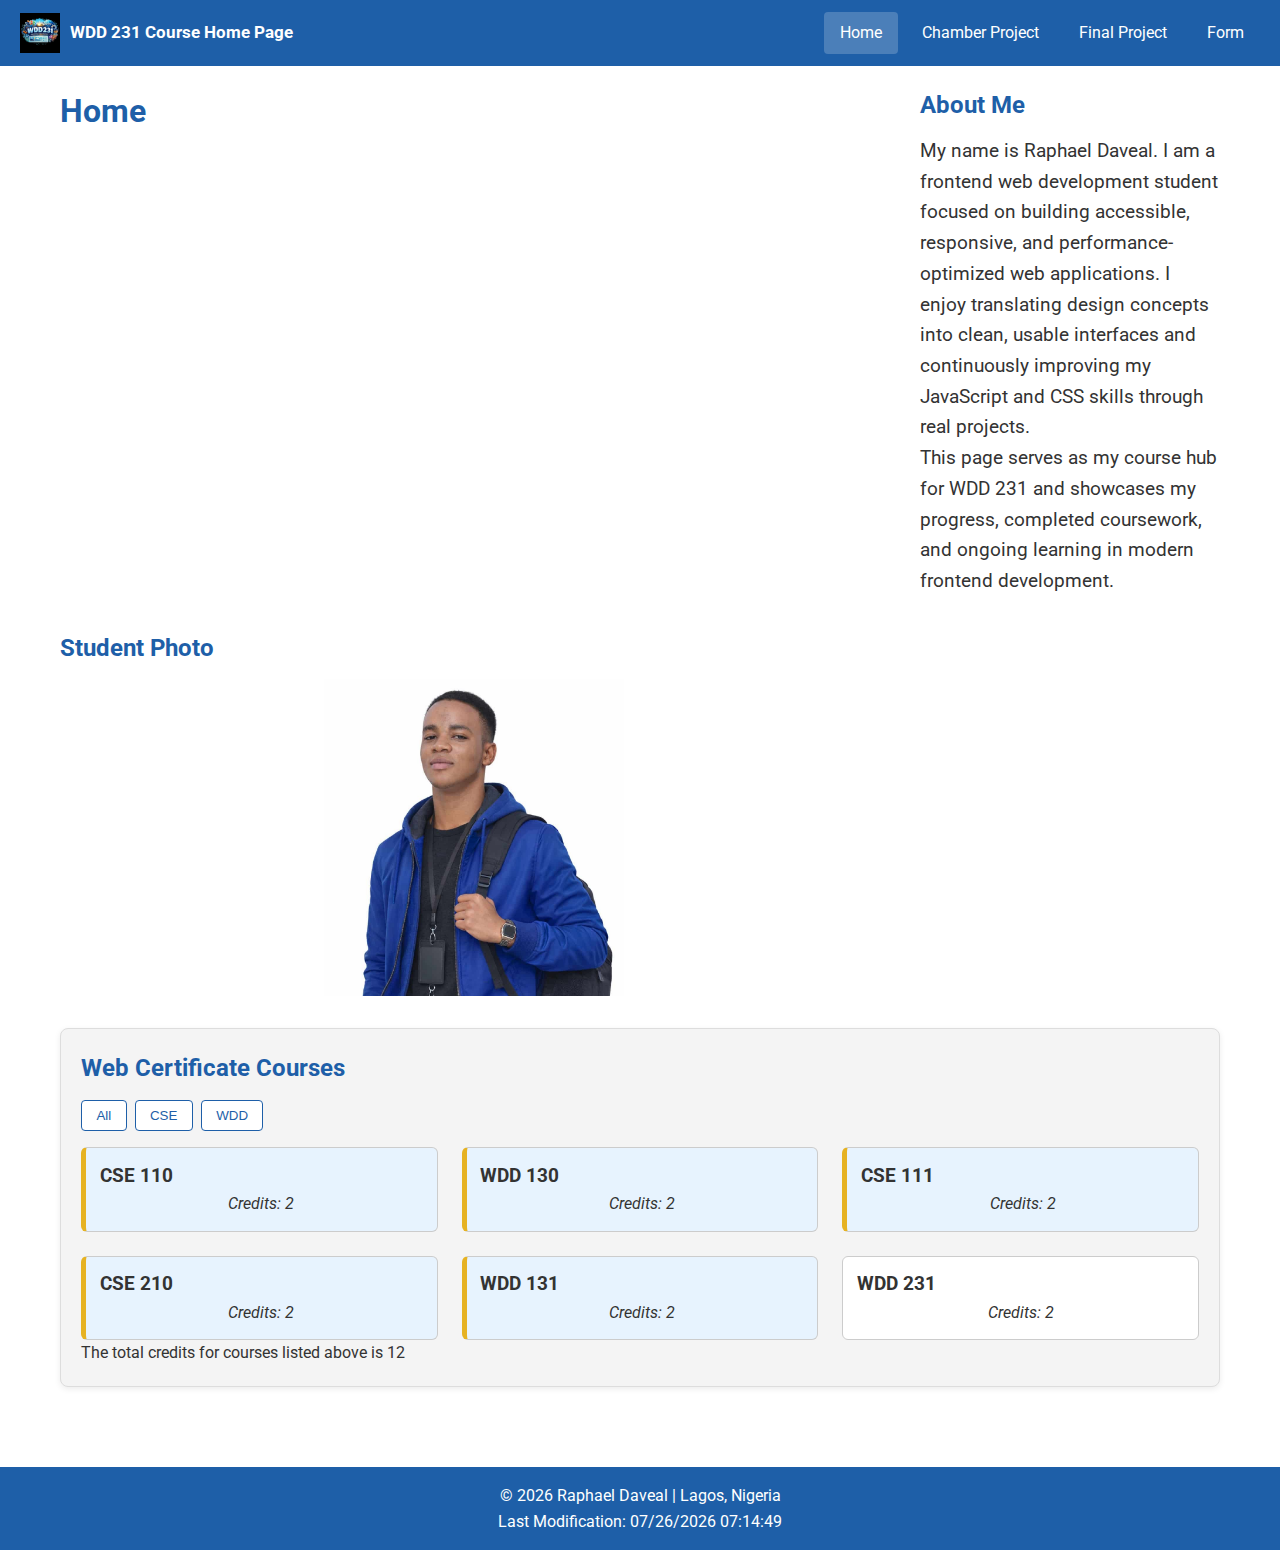
<file: index.html>
<!DOCTYPE html>
<html lang="en">
<head>
    <meta charset="UTF-8">
    <meta name="viewport" content="width=device-width, initial-scale=1.0">
    <title>WDD 231 | Course Home</title>
    <meta name="description" content="WDD 231 course home page demonstrating responsive design, accessibility, and JavaScript fundamentals.">
    <meta name="author" content="Raphael Daveal">
    <link rel="stylesheet" href="styles/base.css">
    <link rel="stylesheet" href="styles/large.css">
    <script src="scripts/navigation.js" defer></script>
    <script src="scripts/course.js" defer></script>
    <script src="scripts/date.js" defer></script>
    <link rel="preconnect" href="https://fonts.googleapis.com">
    <link rel="preconnect" href="https://fonts.gstatic.com" crossorigin>
    <link href="https://fonts.googleapis.com/css2?family=Roboto:wght@400;700&display=swap" rel="stylesheet">
</head>

<body>
<header>
    <div class="logo">
        <img src="images/logo.jpg" alt="WDD 231 Logo" width="40" height="40">
        <span>WDD 231 Course Home Page</span>
    </div>

    <button id="menu" aria-label="Toggle Navigation"></button>

    <nav>
        <ul class="navigation">
            <li><a class="active" href="#">Home</a></li>
            <li><a href="#">Chamber Project</a></li>
            <li><a href="#">Final Project</a></li>
            <li><a href="#">Form</a></li>
        </ul>
    </nav>
</header>

<main>
    <h1>Home</h1>

    <section class="card about">
        <h2>About Me</h2>
        <p>
            My name is Raphael Daveal. I am a frontend web development student focused on building accessible,
            responsive, and performance-optimized web applications. I enjoy translating design concepts into
            clean, usable interfaces and continuously improving my JavaScript and CSS skills through real projects.
        </p>
        <p>
            This page serves as my course hub for WDD 231 and showcases my progress, completed coursework,
            and ongoing learning in modern frontend development.
        </p>
    </section>

    <section class="card photo">
        <h2>Student Photo</h2>
        <img src="images/profile.jpg" alt="Photo of Raphael Daveal" width="300" height="400">
    </section>

    <section class="card certificate">
        <h2>Web Certificate Courses</h2>

        <div class="filters">
            <button id="all">All</button>
            <button id="cse">CSE</button>
            <button id="wdd">WDD</button>
        </div>

        <div id="course-list"></div>

        <p class="credits">
            The total credits for courses listed above is
            <span id="total-credits"></span>
        </p>
    </section>
</main>

<footer>
    <p><span id="currentyear"></span> Raphael Daveal | Lagos, Nigeria</p>
    <p id="lastModified"></p>
</footer>
</body>
</html>
</file>
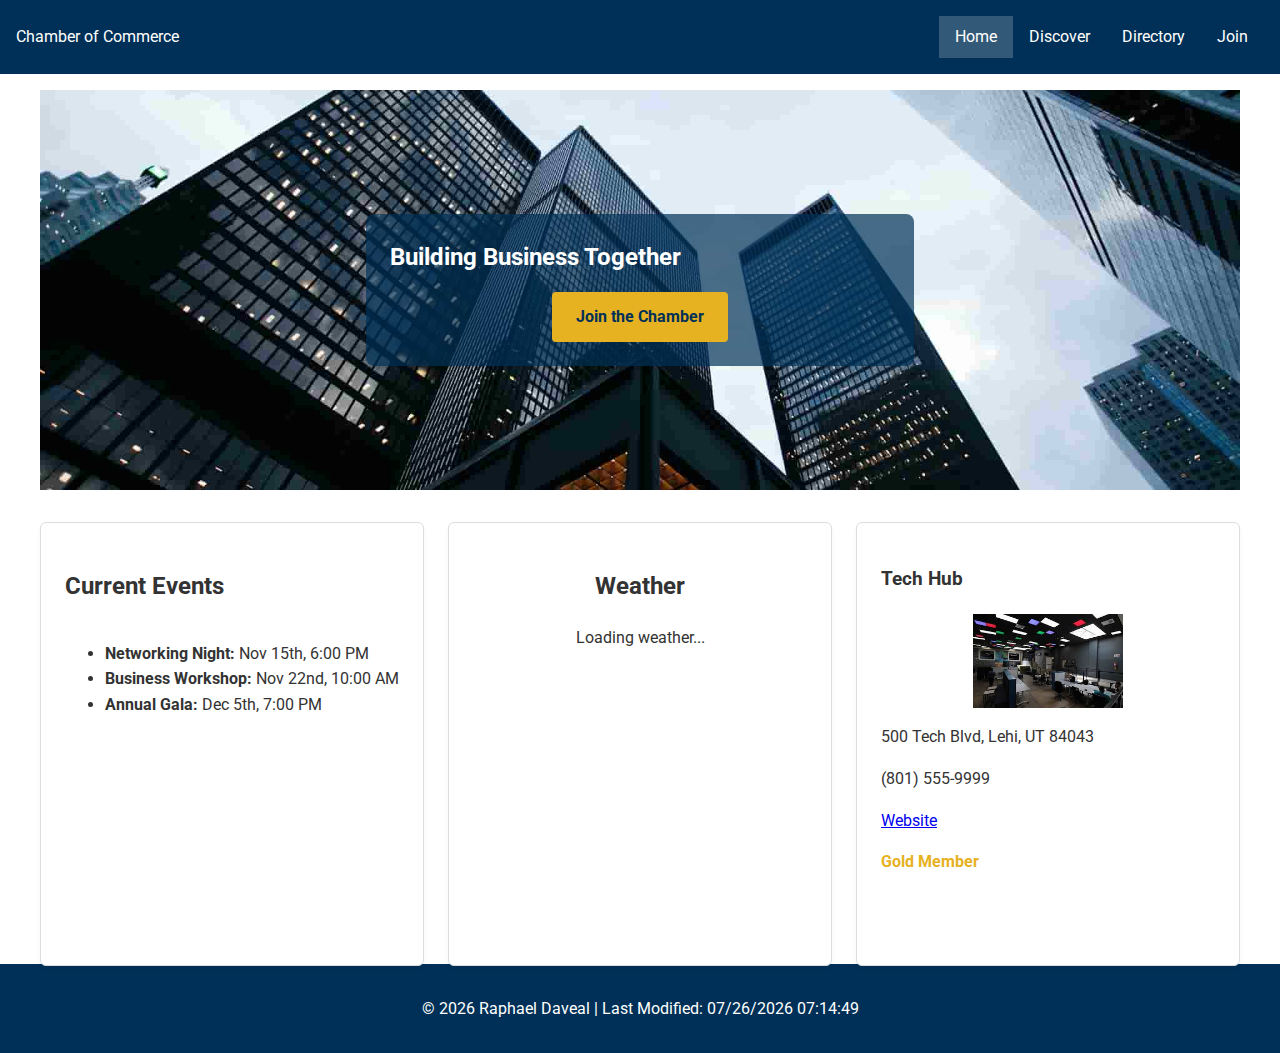
<file: chamber/index.html>
<!DOCTYPE html>
<html lang="en">
<head>
    <meta charset="UTF-8">
    <meta name="viewport" content="width=device-width, initial-scale=1.0">
    <title>Chamber of Commerce | Home</title>
    <meta name="description" content="Chamber of Commerce Home Page featuring local events, weather, and business spotlights.">
    <meta name="author" content="Raphael Daveal">
    <meta property="og:title" content="Chamber of Commerce Home">
    <meta property="og:description" content="Join the Chamber of Commerce to connect with local businesses and grow your network.">
    <meta property="og:image" content="https://daveralphy.github.io/wdd231/images/logo.jpg">
    <meta property="og:url" content="https://daveralphy.github.io/wdd231/chamber/index.html">
    
    <link rel="icon" href="../images/logo.jpg">
    <link rel="preconnect" href="https://fonts.googleapis.com">
    <link rel="preconnect" href="https://fonts.gstatic.com" crossorigin>
    <link href="https://fonts.googleapis.com/css2?family=Roboto:wght@400;700&amp;display=swap" rel="stylesheet">
    
    <link rel="stylesheet" href="styles/normalize.css">
    <link rel="stylesheet" href="styles/chamber.css">
    
    <script src="../scripts/navigation.js" defer></script>
    <script src="scripts/home.js" defer></script>
</head>
<body>
    <header>
        <button id="menu" aria-label="Toggle Navigation"></button>
        <nav>
            <ul class="navigation">
                <li><a href="index.html" class="active">Home</a></li>
                <li><a href="#">Discover</a></li>
                <li><a href="directory.html">Directory</a></li>
                <li><a href="#">Join</a></li>
            </ul>
        </nav>
        <div class="header-title">Chamber of Commerce</div>
        <!-- No toggle view button needed on home -->
    </header>

    <main>
        <div class="hero">
            <img src="images/hero.jpg" alt="Chamber Hero Image" width="1200" height="600">
            <div class="cta-container">
                <h1>Building Business Together</h1>
                <a href="join.html" class="cta-button">Join the Chamber</a>
            </div>
        </div>

        <div class="home-grid">
            <section class="events-card">
                <h2>Current Events</h2>
                <ul>
                    <li><strong>Networking Night:</strong> Nov 15th, 6:00 PM</li>
                    <li><strong>Business Workshop:</strong> Nov 22nd, 10:00 AM</li>
                    <li><strong>Annual Gala:</strong> Dec 5th, 7:00 PM</li>
                </ul>
            </section>

            <section class="weather-card">
                <h2>Weather</h2>
                <div id="weather-content">Loading weather...</div>
                <div id="forecast"></div>
            </section>

            <section id="spotlights" class="spotlights">
                <!-- Spotlights injected by JS -->
            </section>
        </div>
    </main>

    <footer>
        <p id="lastModified"></p>
    </footer>
</body>
</html>
</file>
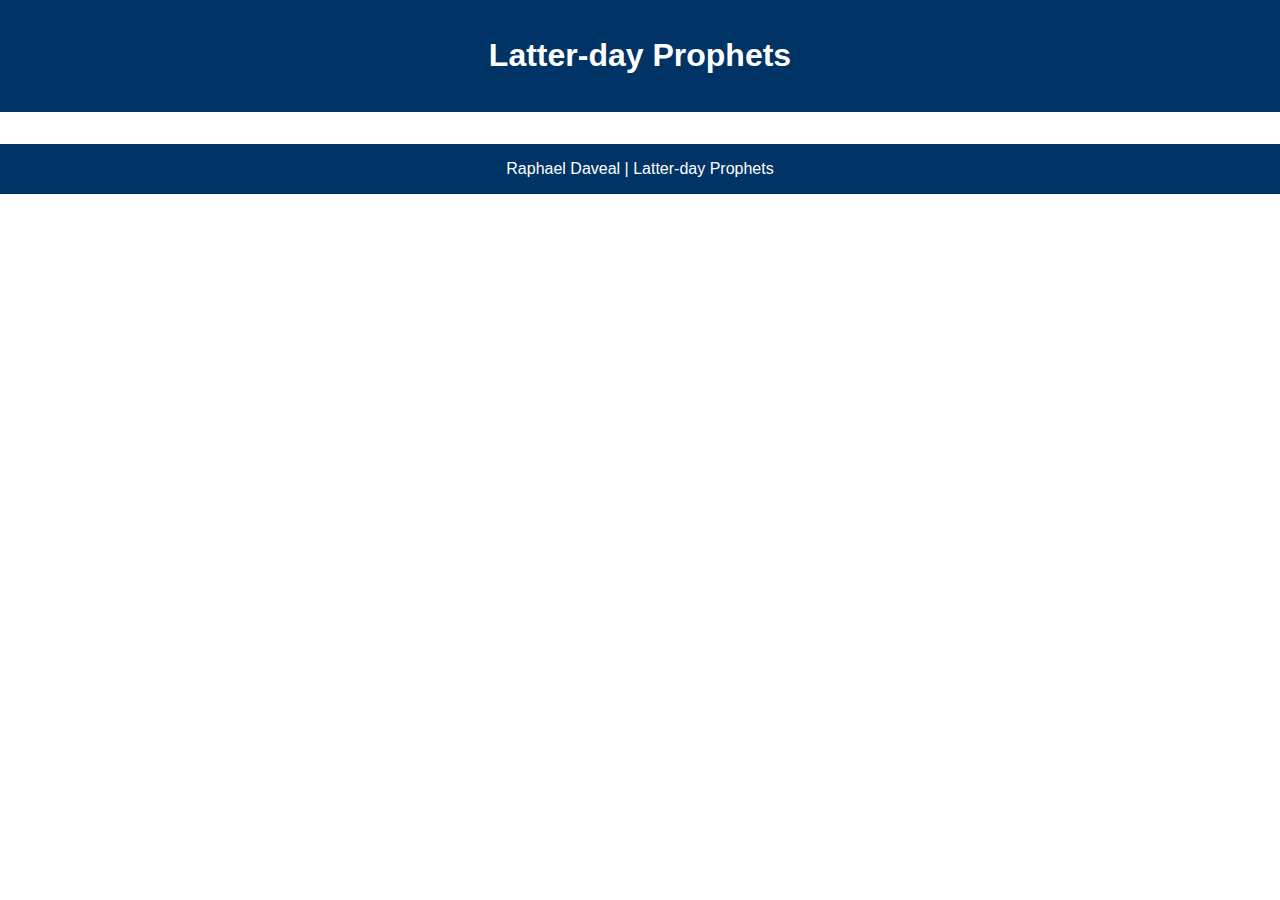
<file: prophets.html>
<!DOCTYPE html>
<html lang="en">
<head>
  <meta charset="UTF-8">
  <meta name="description" content="Latter-day Prophets">
  <meta name="author" content="Raphael Daveal">
  <title>Latter-day Prophets</title>
  <link rel="stylesheet" href="styles/prophets.css">
  <script src="scripts/prophets.js" defer></script>
</head>
<body>

<header>
  <h1>Latter-day Prophets</h1>
</header>

<main>
  <div id="cards"></div>
</main>

<footer>
  Raphael Daveal | Latter-day Prophets
</footer>

</body>
</html>
</file>
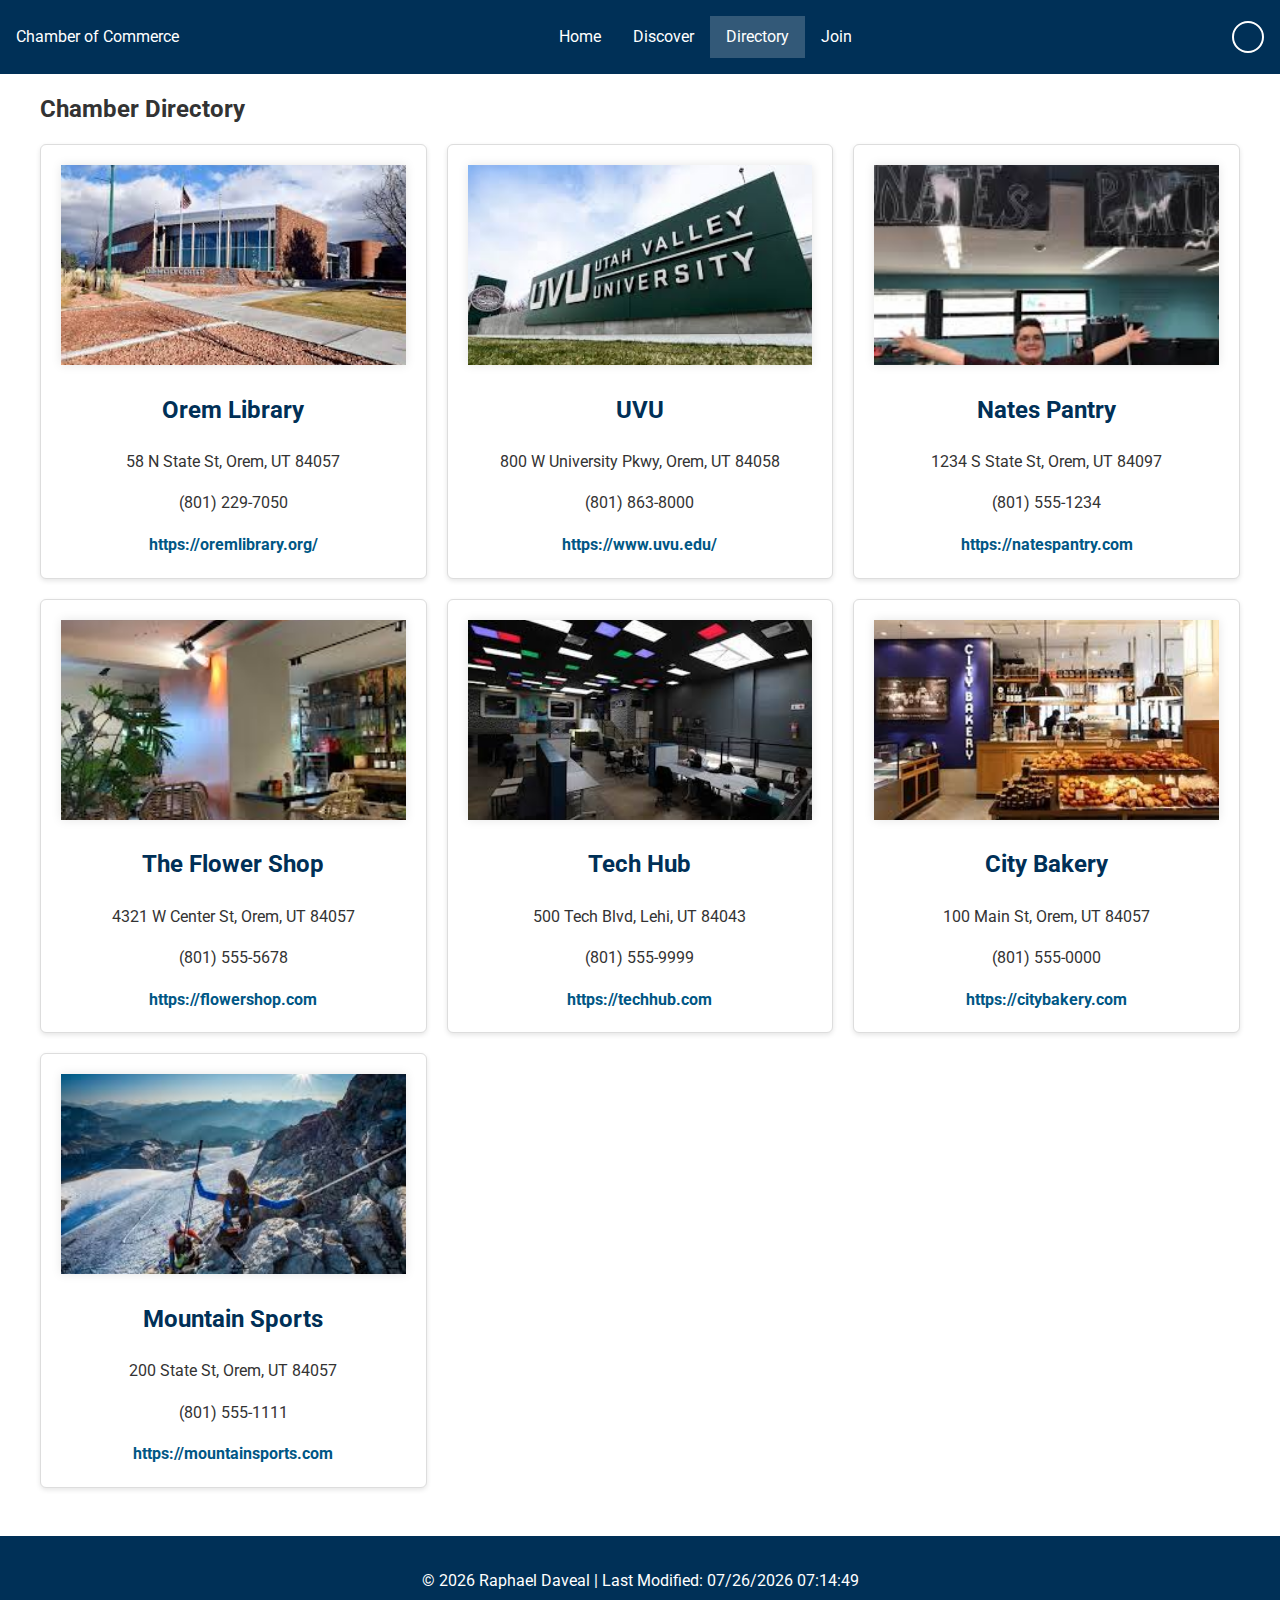
<file: chamber/directory.html>
<!DOCTYPE html>
<html lang="en">
<head>
    <meta charset="UTF-8">
    <meta name="viewport" content="width=device-width, initial-scale=1.0">
    <title>Chamber of Commerce Member Directory</title>
    <meta name="description" content="A comprehensive list of local businesses and organizations in the Chamber of Commerce directory for the WDD 231 project.">
    <meta name="author" content="Raphael Daveal">
    <meta property="og:title" content="Chamber of Commerce Member Directory">
    <meta property="og:description" content="A comprehensive list of local businesses and organizations in the Chamber of Commerce directory for the WDD 231 project.">
    <meta property="og:image" content="https://daveralphy.github.io/wdd231/images/logo.jpg">
    <meta property="og:url" content="https://daveralphy.github.io/wdd231/chamber/directory.html">
    <link rel="icon" href="../images/logo.jpg">
    <link rel="preconnect" href="https://fonts.googleapis.com">
    <link rel="preconnect" href="https://fonts.gstatic.com" crossorigin>
    <link href="https://fonts.googleapis.com/css2?family=Roboto:wght@400;700&amp;display=swap" rel="stylesheet">
    <link rel="stylesheet" href="styles/normalize.css">
    <link rel="stylesheet" href="styles/chamber.css">
    <script src="../scripts/navigation.js" defer></script>
    <script src="scripts/directory.js" defer></script>
</head>
<body>
    <header>
        <button id="menu" aria-label="Toggle Navigation"></button>
        <nav>
            <ul class="navigation">
                <li><a href="index.html">Home</a></li>
                <li><a href="#">Discover</a></li>
                <li><a href="directory.html" class="active">Directory</a></li>
                <li><a href="#">Join</a></li>
            </ul>
        </nav>
        <div class="header-title">Chamber of Commerce</div>
        <button id="toggleView" aria-label="Toggle View"></button>
    </header>
    <main>
        <h1>Chamber Directory</h1>
        <article id="members">
            <!-- Members will be injected here -->
        </article>
    </main>
    <footer>
        <p id="lastModified"></p>
    </footer>
</body>
</html>
</file>
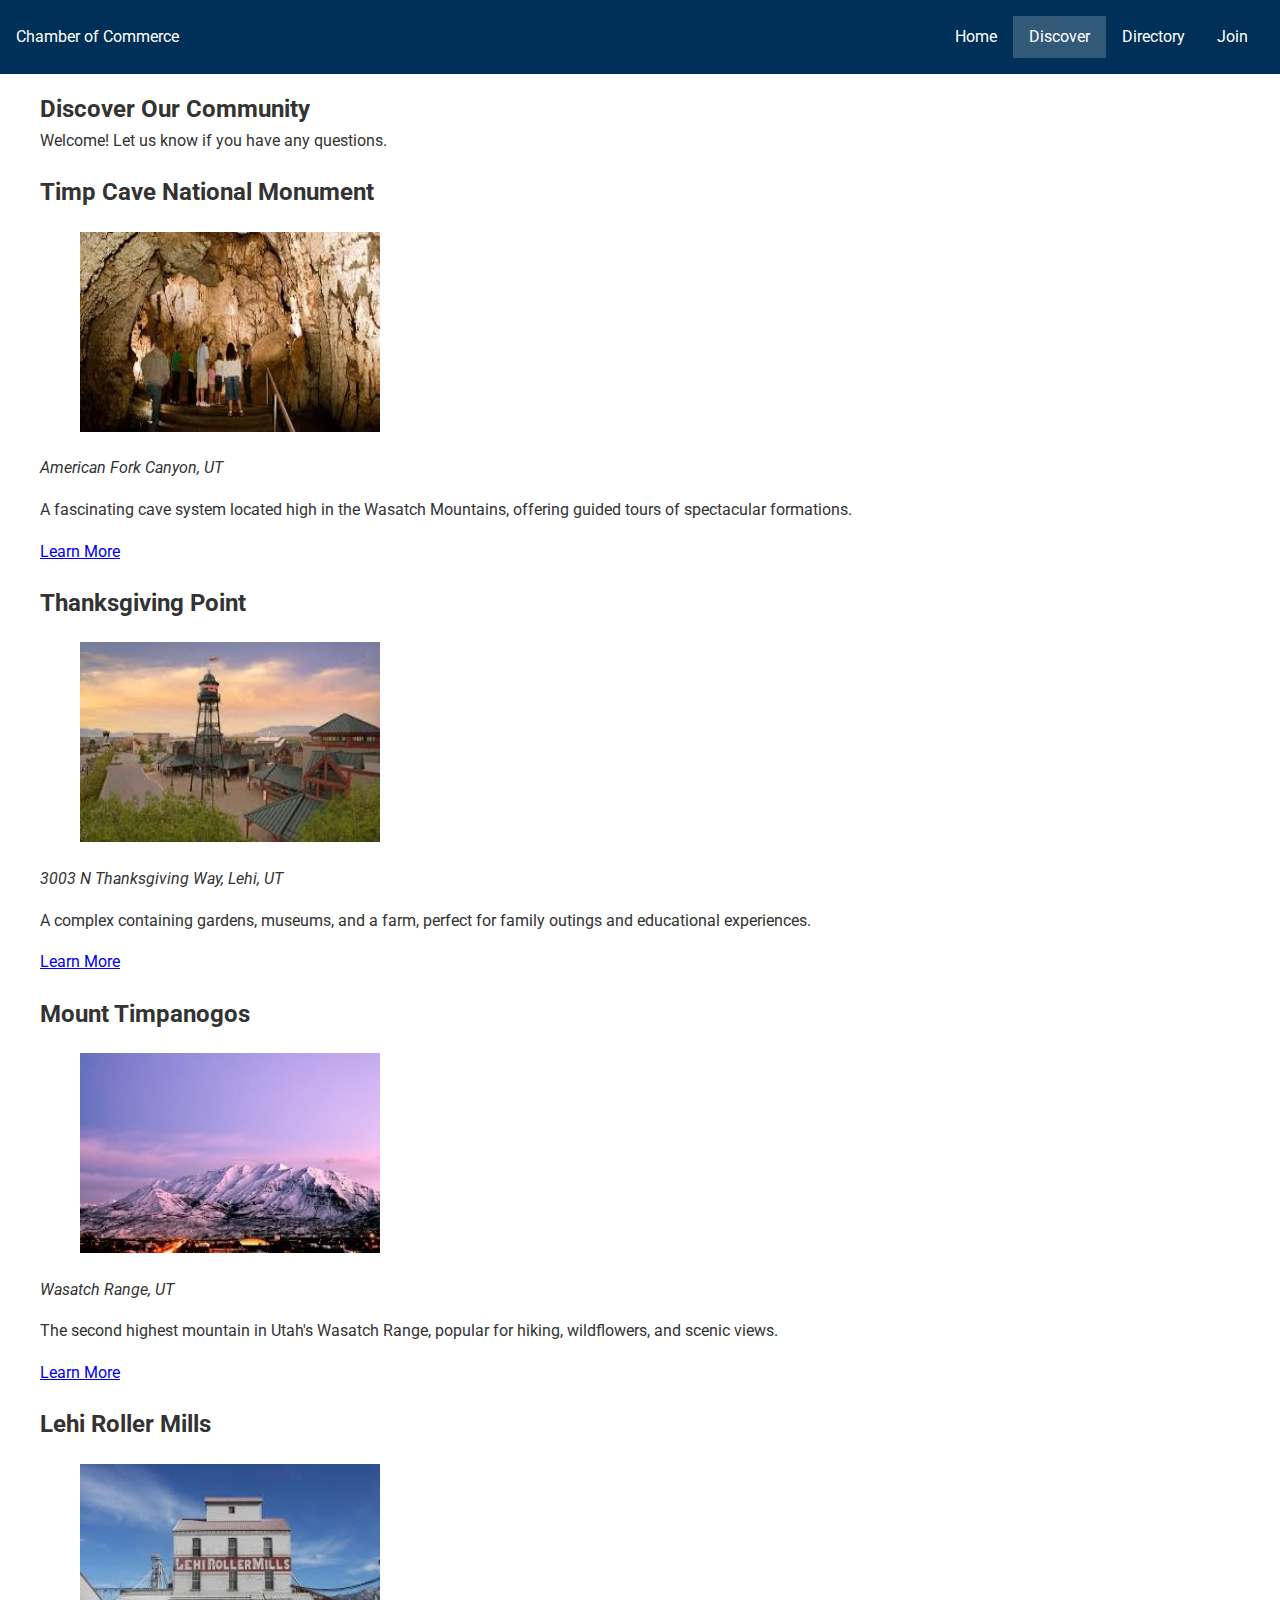
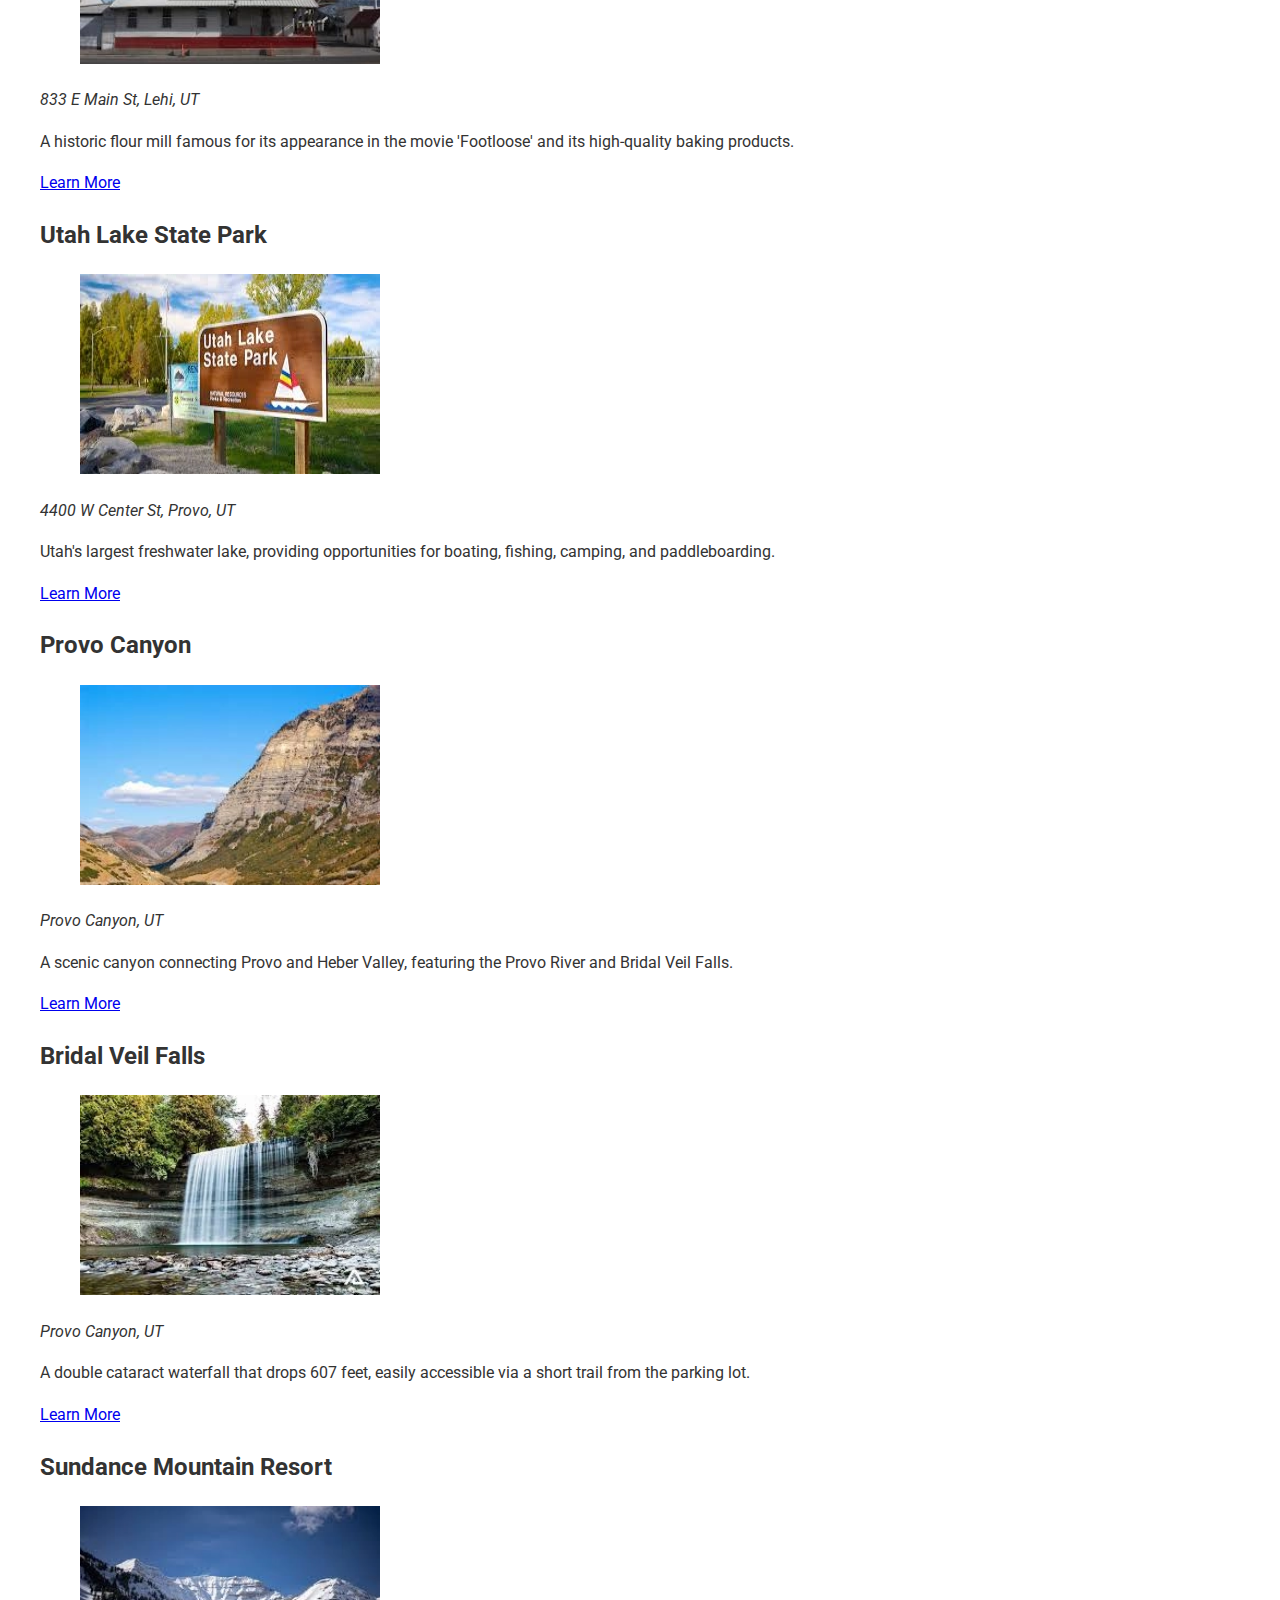
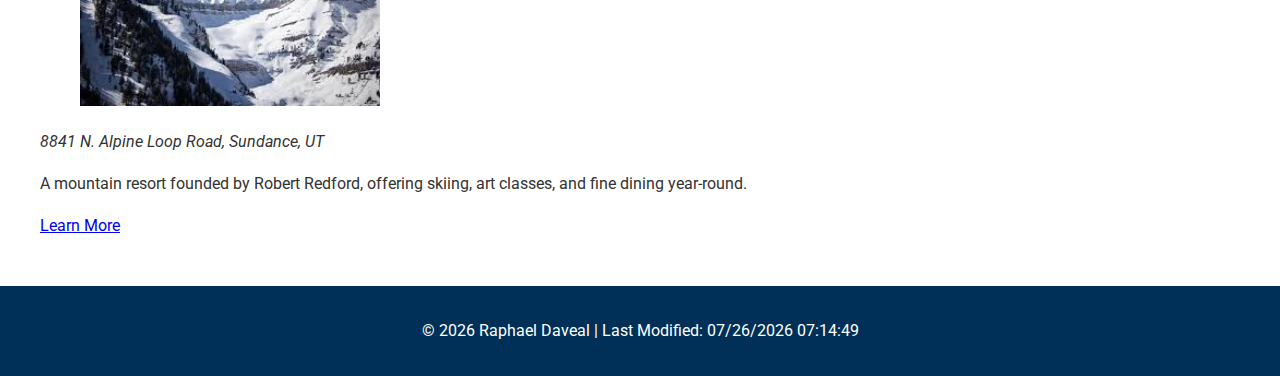
<file: chamber/discover.html>
<!DOCTYPE html>
<html lang="en">
<head>
    <meta charset="UTF-8">
    <meta name="viewport" content="width=device-width, initial-scale=1.0">
    <title>Discover | Chamber of Commerce</title>
    <meta name="description" content="Discover local attractions and places of interest in the Chamber of Commerce area.">
    <meta name="author" content="Raphael Daveal">
    <meta property="og:title" content="Discover Local Attractions">
    <meta property="og:description" content="Explore the best places to visit in our community.">
    <meta property="og:image" content="https://daveralphy.github.io/wdd231/images/logo.jpg">
    <meta property="og:url" content="https://daveralphy.github.io/wdd231/chamber/discover.html">
    
    <link rel="icon" href="../images/logo.jpg">
    <link rel="preconnect" href="https://fonts.googleapis.com">
    <link rel="preconnect" href="https://fonts.gstatic.com" crossorigin>
    <link href="https://fonts.googleapis.com/css2?family=Roboto:wght@400;700&amp;display=swap" rel="stylesheet">
    
    <link rel="stylesheet" href="styles/normalize.css">
    <link rel="stylesheet" href="styles/chamber.css">
    
    <script src="../scripts/navigation.js" defer></script>
    <script type="module" src="scripts/discover.js" defer></script>
</head>
<body>
    <header>
        <button id="menu" aria-label="Toggle Navigation"></button>
        <nav>
            <ul class="navigation">
                <li><a href="index.html">Home</a></li>
                <li><a href="discover.html" class="active">Discover</a></li>
                <li><a href="directory.html">Directory</a></li>
                <li><a href="join.html">Join</a></li>
            </ul>
        </nav>
        <div class="header-title">Chamber of Commerce</div>
    </header>

    <main>
        <div class="page-title-bar">
            <h1>Discover Our Community</h1>
        </div>
        <div class="discover-container">
            <aside class="sidebar" id="visitor-message">
                <!-- Message injected by JS -->
            </aside>
            <div class="places-grid" id="places-grid">
                <!-- Cards injected by JS -->
            </div>
        </div>
    </main>

    <footer>
        <p id="lastModified"></p>
    </footer>
</body>
</html>
</file>
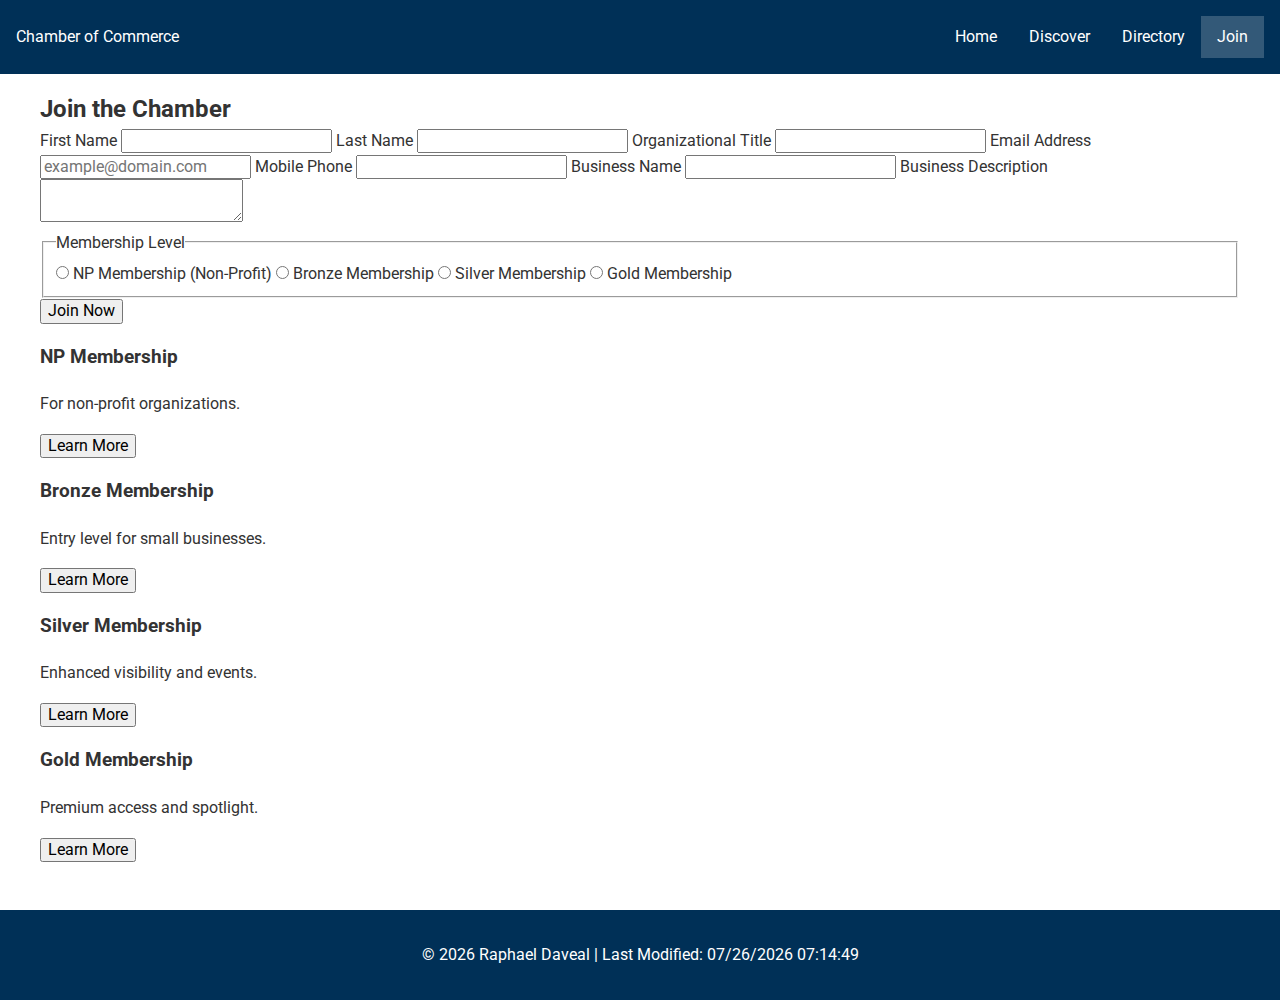
<file: chamber/join.html>
<!DOCTYPE html>
<html lang="en">
<head>
    <meta charset="UTF-8">
    <meta name="viewport" content="width=device-width, initial-scale=1.0">
    <title>Join the Chamber | Chamber of Commerce</title>
    <meta name="description" content="Join the Chamber of Commerce to access exclusive benefits, networking opportunities, and business growth resources.">
    <meta name="author" content="Raphael Daveal">
    <meta property="og:title" content="Join the Chamber of Commerce">
    <meta property="og:description" content="Become a member today and grow your business with the Chamber of Commerce.">
    <meta property="og:image" content="https://daveralphy.github.io/wdd231/images/logo.jpg">
    <meta property="og:url" content="https://daveralphy.github.io/wdd231/chamber/join.html">
    <link rel="icon" href="../images/logo.jpg">
    <link rel="preconnect" href="https://fonts.googleapis.com">
    <link rel="preconnect" href="https://fonts.gstatic.com" crossorigin>
    <link href="https://fonts.googleapis.com/css2?family=Roboto:wght@400;700&amp;display=swap" rel="stylesheet">
    <link rel="stylesheet" href="styles/normalize.css">
    <link rel="stylesheet" href="styles/chamber.css">
    <script src="../scripts/navigation.js" defer></script>
    <script src="scripts/join.js" defer></script>
</head>
<body>
    <header>
        <button id="menu" aria-label="Toggle Navigation"></button>
        <nav>
            <ul class="navigation">
                <li><a href="index.html">Home</a></li>
                <li><a href="#">Discover</a></li>
                <li><a href="directory.html">Directory</a></li>
                <li><a href="join.html" class="active">Join</a></li>
            </ul>
        </nav>
        <div class="header-title">Chamber of Commerce</div>
    </header>
    <main>
        <div class="page-title-bar">
            <h1>Join the Chamber</h1>
        </div>
        <div class="join-container">
            <section class="form-container">
                <form method="get" action="thankyou.html">
                    <label>First Name <input type="text" name="firstName" id="firstName" title="First Name" autocomplete="given-name" required></label>
                    <label>Last Name <input type="text" name="lastName" id="lastName" title="Last Name" autocomplete="family-name" required></label>
                    <label>Organizational Title <input type="text" name="orgTitle" id="orgTitle" title="Organizational Title" autocomplete="organization-title" pattern="[A-Za-z\s\-]{7,}"></label>
                    <label>Email Address <input type="email" name="email" id="email" title="Email Address" autocomplete="email" placeholder="example@domain.com" required></label>
                    <label>Mobile Phone <input type="tel" name="phone" id="phone" title="Mobile Phone" autocomplete="tel" required></label>
                    <label>Business Name <input type="text" name="businessName" id="businessName" title="Business Name" autocomplete="organization" required></label>
                    <label>Business Description <textarea name="description" id="description" title="Business Description"></textarea></label>
                    
                    <fieldset>
                        <legend>Membership Level</legend>
                        <label class="radio-label"><input type="radio" name="membership" value="np" required> NP Membership (Non-Profit)</label>
                        <label class="radio-label"><input type="radio" name="membership" value="bronze"> Bronze Membership</label>
                        <label class="radio-label"><input type="radio" name="membership" value="silver"> Silver Membership</label>
                        <label class="radio-label"><input type="radio" name="membership" value="gold"> Gold Membership</label>
                    </fieldset>

                    <input type="hidden" name="timestamp" id="timestamp">
                    <input type="submit" value="Join Now" class="submit-btn">
                </form>
            </section>

            <section class="membership-cards">
                <div class="card" id="card-np">
                    <h3>NP Membership</h3>
                    <p>For non-profit organizations.</p>
                    <button id="open-np">Learn More</button>
                </div>
                <div class="card" id="card-bronze">
                    <h3>Bronze Membership</h3>
                    <p>Entry level for small businesses.</p>
                    <button id="open-bronze">Learn More</button>
                </div>
                <div class="card" id="card-silver">
                    <h3>Silver Membership</h3>
                    <p>Enhanced visibility and events.</p>
                    <button id="open-silver">Learn More</button>
                </div>
                <div class="card" id="card-gold">
                    <h3>Gold Membership</h3>
                    <p>Premium access and spotlight.</p>
                    <button id="open-gold">Learn More</button>
                </div>
            </section>
        </div>

        <dialog id="modal-np">
            <div class="modal-content">
                <button id="close-np" class="close-modal">❌</button>
                <h2>NP Membership</h2>
                <p><strong>Cost:</strong> Free</p>
                <p><strong>Benefits:</strong> Listing in directory, Access to training.</p>
            </div>
        </dialog>
        <dialog id="modal-bronze">
            <div class="modal-content">
                <button id="close-bronze" class="close-modal">❌</button>
                <h2>Bronze Membership</h2>
                <p><strong>Cost:</strong> $50/month</p>
                <p><strong>Benefits:</strong> Listing in directory, Access to training, Event discounts (10%).</p>
            </div>
        </dialog>
        <dialog id="modal-silver">
            <div class="modal-content">
                <button id="close-silver" class="close-modal">❌</button>
                <h2>Silver Membership</h2>
                <p><strong>Cost:</strong> $100/month</p>
                <p><strong>Benefits:</strong> Enhanced listing, Event discounts (20%), Spotlight promotion.</p>
            </div>
        </dialog>
        <dialog id="modal-gold">
            <div class="modal-content">
                <button id="close-gold" class="close-modal">❌</button>
                <h2>Gold Membership</h2>
                <p><strong>Cost:</strong> $200/month</p>
                <p><strong>Benefits:</strong> Premium listing, Event discounts (50%), Homepage spotlight, Exclusive training.</p>
            </div>
        </dialog>
    </main>
    <footer>
        <p id="lastModified"></p>
    </footer>
</body>
</html>
</file>
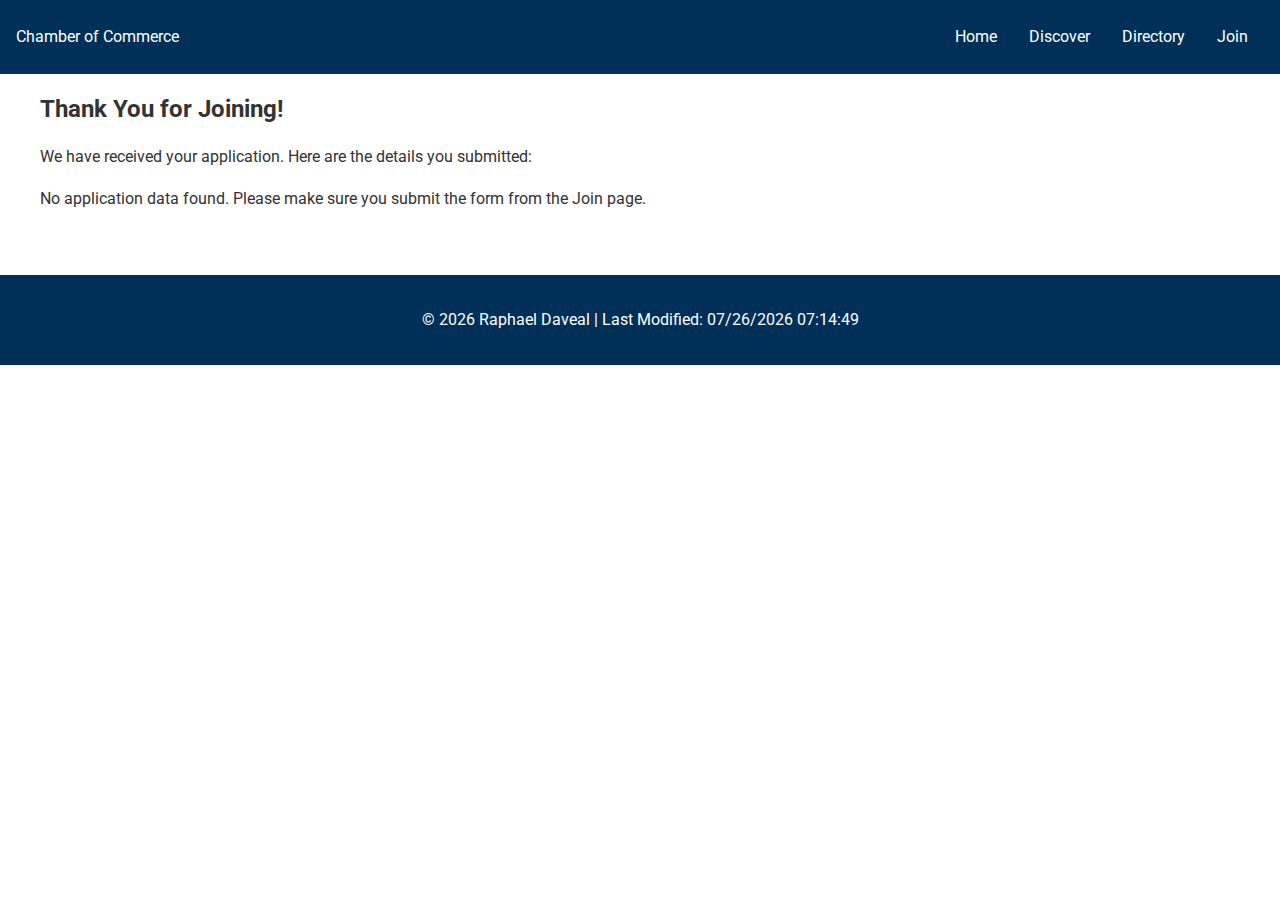
<file: chamber/thankyou.html>
<!DOCTYPE html>
<html lang="en">
<head>
    <meta charset="UTF-8">
    <meta name="viewport" content="width=device-width, initial-scale=1.0">
    <title>Thank You | Chamber of Commerce</title>
    <meta name="description" content="Thank you for joining the Chamber of Commerce.">
    <meta name="author" content="Raphael Daveal">
    <link rel="icon" href="../images/logo.jpg">
    <link rel="preconnect" href="https://fonts.googleapis.com">
    <link rel="preconnect" href="https://fonts.gstatic.com" crossorigin>
    <link href="https://fonts.googleapis.com/css2?family=Roboto:wght@400;700&amp;display=swap" rel="stylesheet">
    <link rel="stylesheet" href="styles/normalize.css">
    <link rel="stylesheet" href="styles/chamber.css">
    <script src="../scripts/navigation.js" defer></script>
    <script src="scripts/thankyou.js" defer></script>
</head>
<body>
    <header>
        <button id="menu" aria-label="Toggle Navigation"></button>
        <nav>
            <ul class="navigation">
                <li><a href="index.html">Home</a></li>
                <li><a href="#">Discover</a></li>
                <li><a href="directory.html">Directory</a></li>
                <li><a href="join.html">Join</a></li>
            </ul>
        </nav>
        <div class="header-title">Chamber of Commerce</div>
    </header>
    <main>
        <h1>Thank You for Joining!</h1>
        <div class="thankyou-container">
            <p>We have received your application. Here are the details you submitted:</p>
            <div id="results" class="results-card"></div>
        </div>
    </main>
    <footer>
        <p id="lastModified"></p>
    </footer>
</body>
</html>
</file>
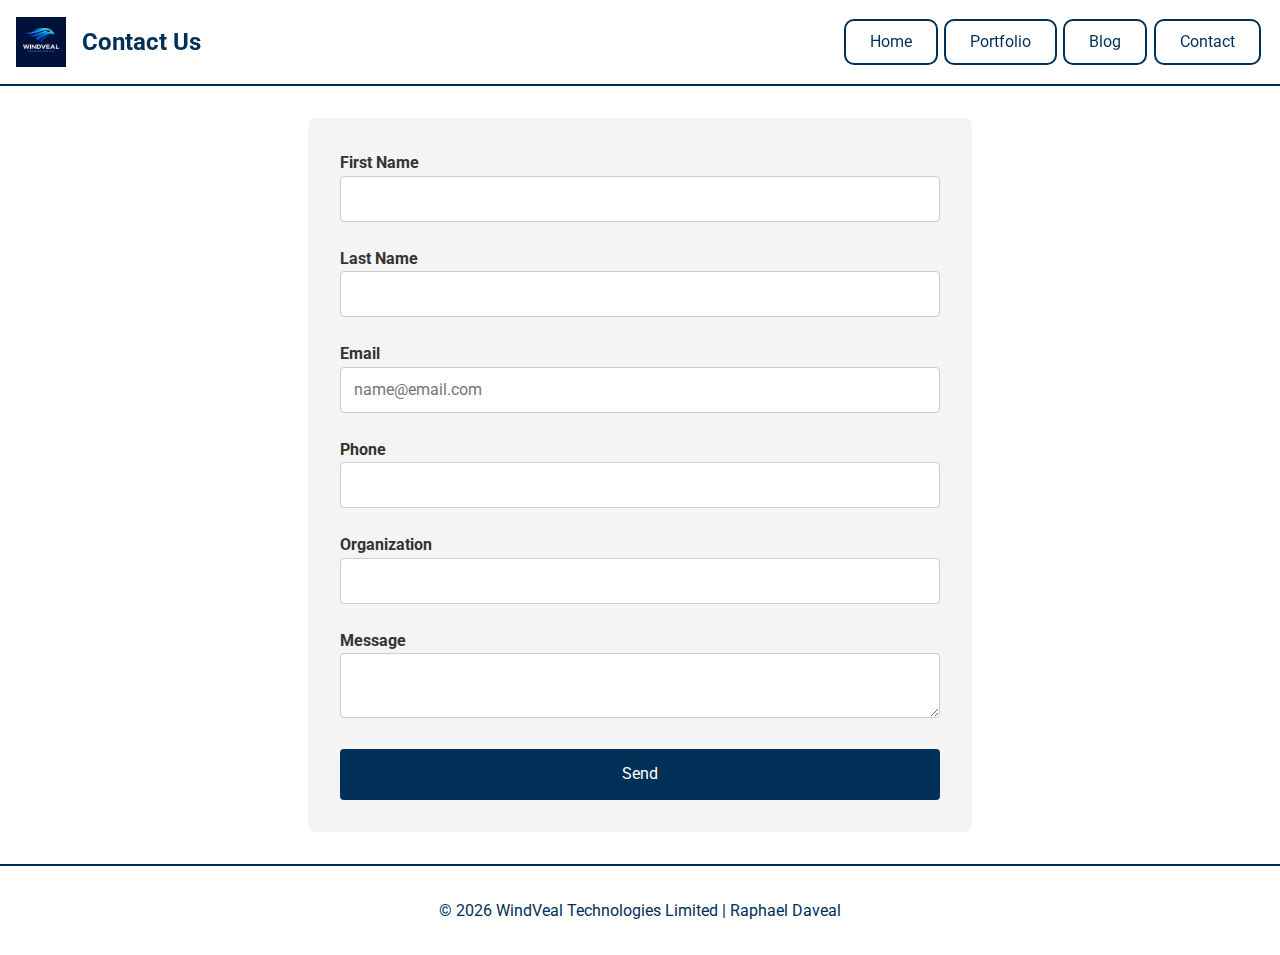
<file: finalproject/contact.html>
<!DOCTYPE html>
<html lang="en">
<head>
<meta charset="UTF-8">
<meta name="viewport" content="width=device-width, initial-scale=1.0">
<title>Contact WindVeal</title>

<link rel="stylesheet" href="styles/normalize.css">
<link rel="preconnect" href="https://fonts.googleapis.com">
<link rel="preconnect" href="https://fonts.gstatic.com" crossorigin>
<link href="https://fonts.googleapis.com/css2?family=Roboto:wght@400;700&display=swap" rel="stylesheet">
<link rel="stylesheet" href="styles/main.css">

<script type="module" src="scripts/menu.js"></script>
</head>

<body>

<header>
<div class="brand">
    <img src="images/logo.png" alt="WindVeal Logo" height="50">
    <h1>Contact Us</h1>
</div>
<button id="menu">☰</button>
<nav id="navList">
<a href="index.html">Home</a>
<a href="portfolio.html">Portfolio</a>
<a href="blog.html">Blog</a>
<a href="contact.html">Contact</a>
</nav>
</header>

<main>

<form method="get" action="thankyou.html">

<label>
First Name
<input type="text" name="firstname" required autocomplete="given-name">
</label>

<label>
Last Name
<input type="text" name="lastname" required autocomplete="family-name">
</label>

<label>
Email
<input type="email" name="email" required placeholder="name@email.com">
</label>

<label>
Phone
<input type="tel" name="phone" required>
</label>

<label>
Organization
<input type="text" name="organization" required>
</label>

<label>
Message
<textarea name="message"></textarea>
</label>

<input type="hidden" name="timestamp" id="timestamp">

<button type="submit">Send</button>

</form>

</main>

<footer>
<p id="copyright"></p>
</footer>

<script>
document.querySelector('#timestamp').value = new Date().toISOString();
</script>

</body>
</html>
</file>
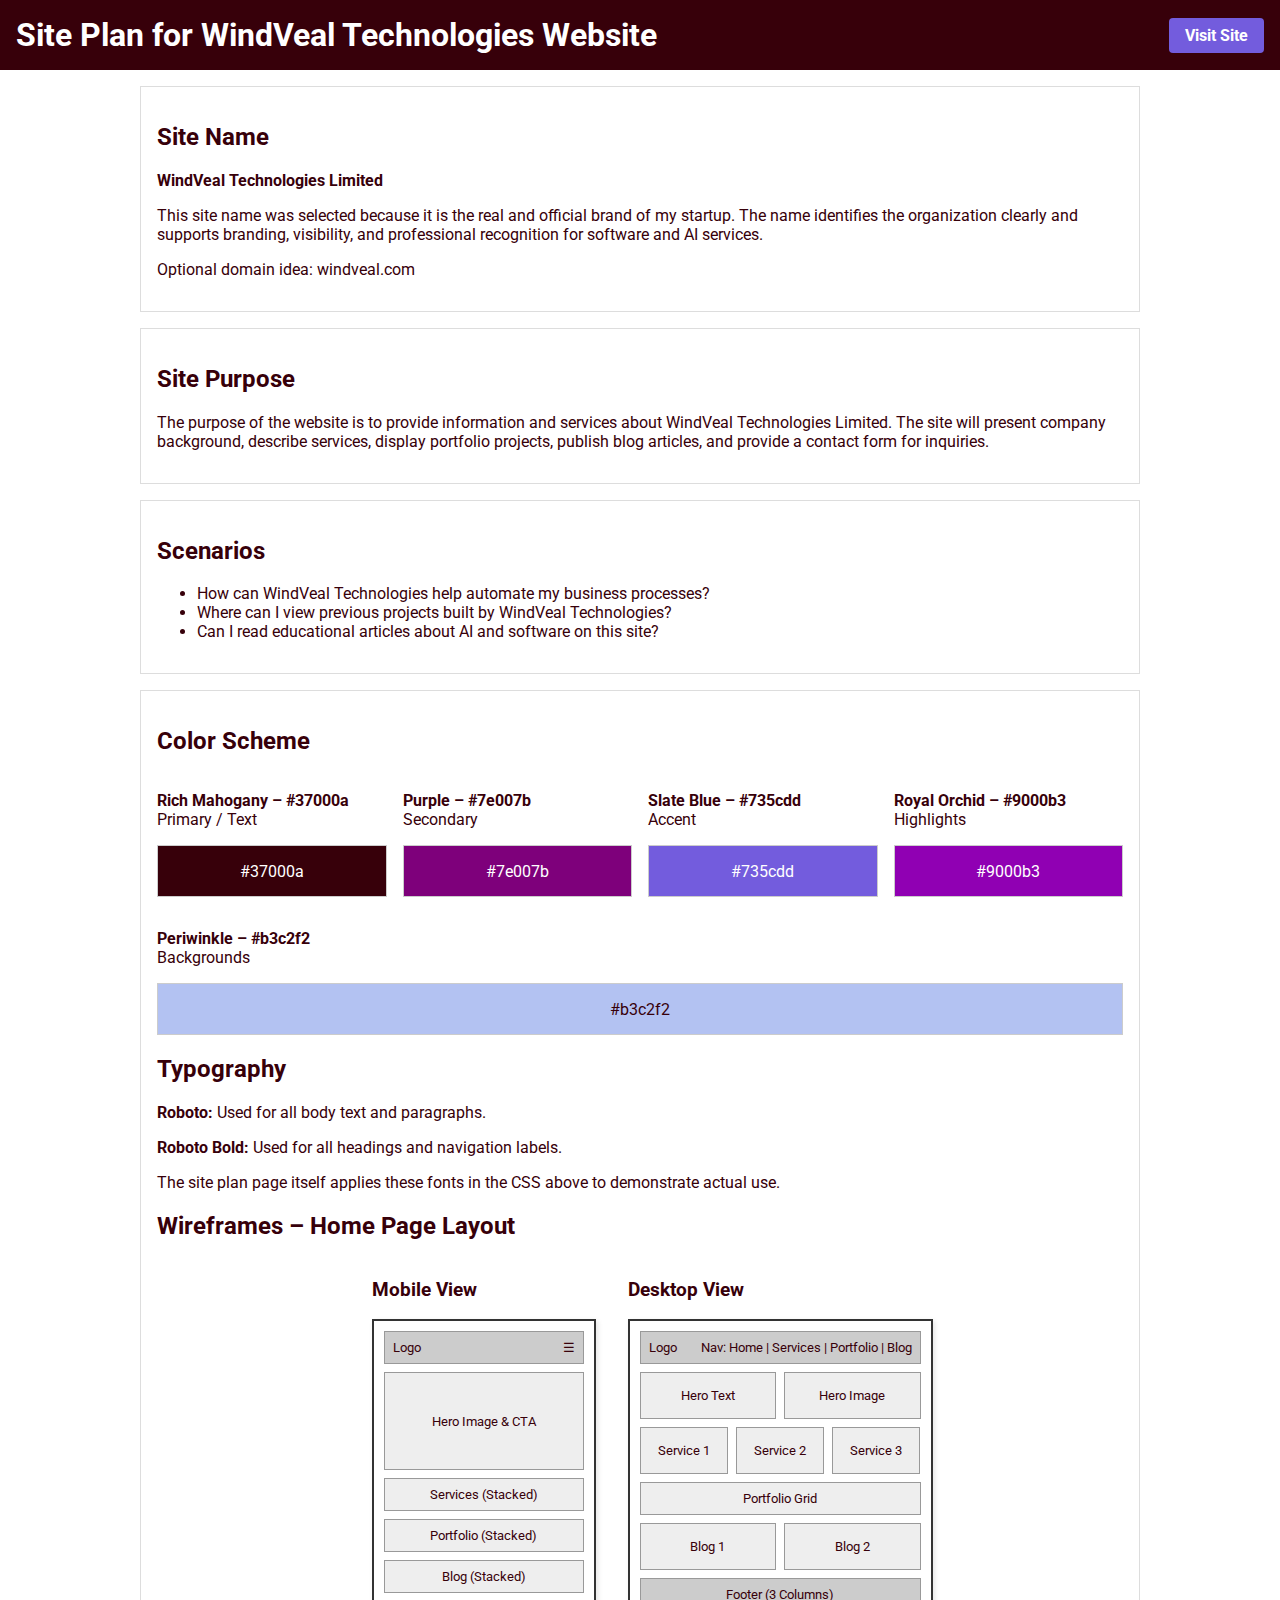
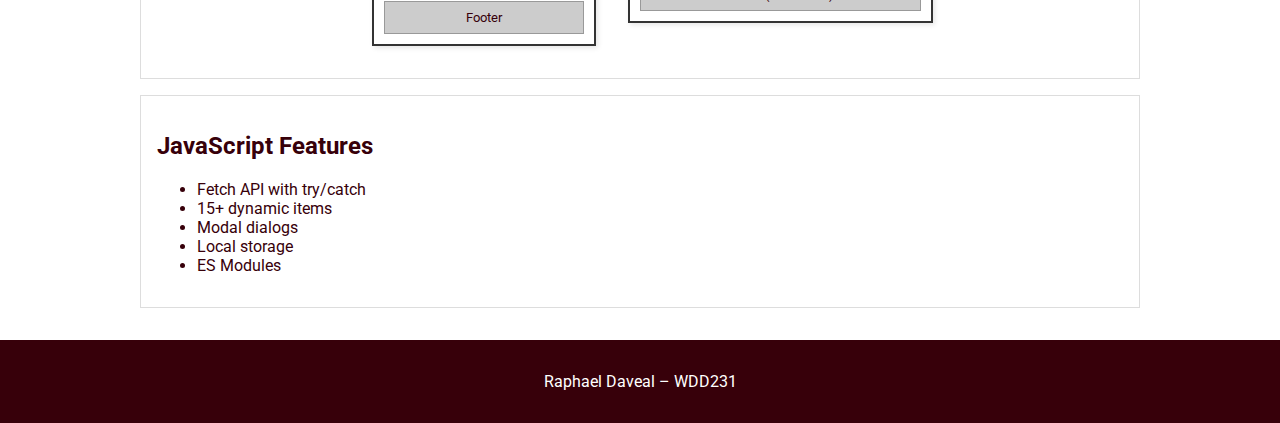
<file: finalproject/siteplan.html>
<!DOCTYPE html>
<html lang="en">
<head>
<meta charset="UTF-8">
<meta name="viewport" content="width=device-width, initial-scale=1.0">
<meta name="description" content="Site plan website for WindVeal Technologies Limited project">
<meta name="author" content="Raphael Daveal">
<title>Site Plan for WindVeal Technologies Website</title>

<link rel="preconnect" href="https://fonts.googleapis.com">
<link rel="preconnect" href="https://fonts.gstatic.com" crossorigin>
<link href="https://fonts.googleapis.com/css2?family=Roboto:wght@400;700&display=swap" rel="stylesheet">

<link rel="stylesheet" href="styles/siteplan.css">
</head>

<body>
<header>
  <h1>Site Plan for WindVeal Technologies Website</h1>
  <a href="index.html" class="visit-btn">Visit Site</a>
</header>

<main>
<section id="name">
  <h2>Site Name</h2>
  <p><strong>WindVeal Technologies Limited</strong></p>
  <p>This site name was selected because it is the real and official brand of my startup. The name identifies the organization clearly and supports branding, visibility, and professional recognition for software and AI services.</p>
  <p>Optional domain idea: windveal.com</p>
</section>

<section id="purpose">
  <h2>Site Purpose</h2>
  <p>The purpose of the website is to provide information and services about WindVeal Technologies Limited. The site will present company background, describe services, display portfolio projects, publish blog articles, and provide a contact form for inquiries.</p>
</section>

<section id="scenarios">
  <h2>Scenarios</h2>
  <ul>
    <li>How can WindVeal Technologies help automate my business processes?</li>
    <li>Where can I view previous projects built by WindVeal Technologies?</li>
    <li>Can I read educational articles about AI and software on this site?</li>
  </ul>
</section>

<section id="design">
  <h2>Color Scheme</h2>
  <div class="color-palette">
    <div class="color-item">
      <p><strong>Rich Mahogany – #37000a</strong><br>Primary / Text</p>
      <div class="color-swatch" style="background:#37000a;color:white">#37000a</div>
    </div>
    <div class="color-item">
      <p><strong>Purple – #7e007b</strong><br>Secondary</p>
      <div class="color-swatch" style="background:#7e007b;color:white">#7e007b</div>
    </div>
    <div class="color-item">
      <p><strong>Slate Blue – #735cdd</strong><br>Accent</p>
      <div class="color-swatch" style="background:#735cdd;color:white">#735cdd</div>
    </div>
    <div class="color-item">
      <p><strong>Royal Orchid – #9000b3</strong><br>Highlights</p>
      <div class="color-swatch" style="background:#9000b3;color:white">#9000b3</div>
    </div>
    <div class="color-item">
      <p><strong>Periwinkle – #b3c2f2</strong><br>Backgrounds</p>
      <div class="color-swatch" style="background:#b3c2f2;color:#37000a">#b3c2f2</div>
    </div>
  </div>

  <h2>Typography</h2>
  <p><strong>Roboto:</strong> Used for all body text and paragraphs.</p>
  <p><strong>Roboto Bold:</strong> Used for all headings and navigation labels.</p>
  <p>The site plan page itself applies these fonts in the CSS above to demonstrate actual use.</p>

  <h2>Wireframes – Home Page Layout</h2>
  <div class="wireframe-container">
    <div>
      <h3>Mobile View</h3>
      <div class="wf-view wf-mobile">
        <div class="wf-header"><span>Logo</span> <span>☰</span></div>
        <div class="wf-block" style="height: 80px;">Hero Image &amp; CTA</div>
        <div class="wf-block">Services (Stacked)</div>
        <div class="wf-block">Portfolio (Stacked)</div>
        <div class="wf-block">Blog (Stacked)</div>
        <div class="wf-footer">Footer</div>
      </div>
    </div>

    <div>
      <h3>Desktop View</h3>
      <div class="wf-view wf-desktop">
        <div class="wf-header">
          <span>Logo</span>
          <span>Nav: Home | Services | Portfolio | Blog</span>
        </div>
        <div class="wf-row">
          <div class="wf-col">Hero Text</div>
          <div class="wf-col">Hero Image</div>
        </div>
        <div class="wf-row">
          <div class="wf-col">Service 1</div>
          <div class="wf-col">Service 2</div>
          <div class="wf-col">Service 3</div>
        </div>
        <div class="wf-block">Portfolio Grid</div>
        <div class="wf-row">
          <div class="wf-col">Blog 1</div>
          <div class="wf-col">Blog 2</div>
        </div>
        <div class="wf-footer">Footer (3 Columns)</div>
      </div>
    </div>
  </div>
</section>

<section id="features">
  <h2>JavaScript Features</h2>
  <ul>
    <li>Fetch API with try/catch</li>
    <li>15+ dynamic items</li>
    <li>Modal dialogs</li>
    <li>Local storage</li>
    <li>ES Modules</li>
  </ul>
</section>
</main>

<footer>
  <p>Raphael Daveal – WDD231</p>
</footer>

<script>
console.log("Site plan loaded");
</script>
</body>
</html>
</file>
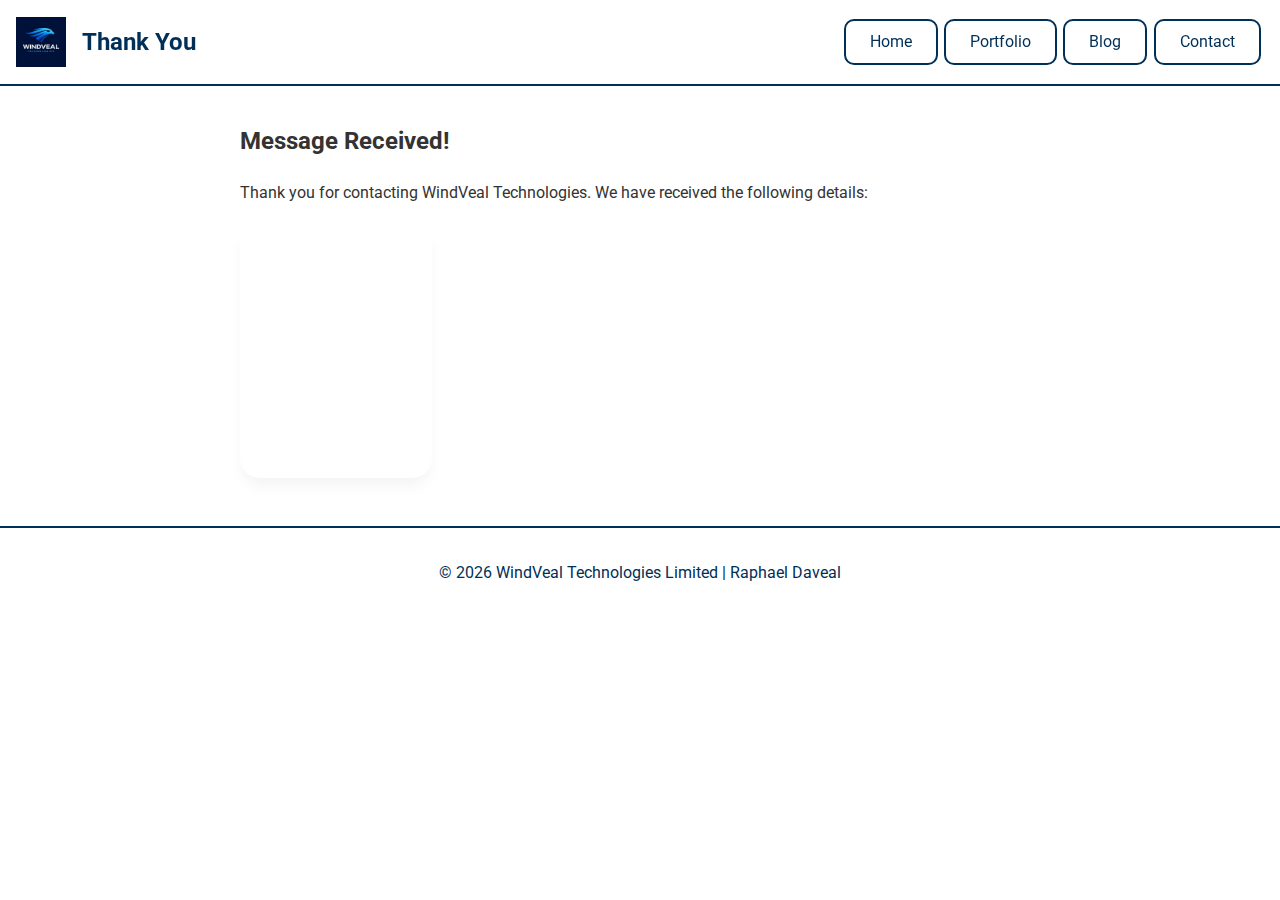
<file: finalproject/thankyou.html>
<!DOCTYPE html>
<html lang="en">
<head>
<meta charset="UTF-8">
<meta name="viewport" content="width=device-width, initial-scale=1.0">
<title>Thank You - WindVeal</title>

<meta name="description" content="Thank you for contacting WindVeal Technologies. We have received your message and will get back to you shortly.">
<meta name="author" content="Raphael Daveal">

<meta property="og:title" content="Thank You - WindVeal Technologies">
<meta property="og:description" content="Thank you for contacting WindVeal Technologies. We have received your message and will get back to you shortly.">
<meta property="og:image" content="https://daveralphy.github.io/wdd231/finalproject/images/logo.png">
<meta property="og:url" content="https://daveralphy.github.io/wdd231/finalproject/thankyou.html">

<link rel="stylesheet" href="styles/normalize.css">
<link rel="preconnect" href="https://fonts.googleapis.com">
<link rel="preconnect" href="https://fonts.gstatic.com" crossorigin>
<link href="https://fonts.googleapis.com/css2?family=Roboto:wght@400;700&display=swap" rel="stylesheet">
<link rel="stylesheet" href="styles/main.css">
<script type="module" src="scripts/menu.js"></script>
</head>
<body>

<header>
<div class="brand">
    <img src="images/logo.png" alt="WindVeal Logo" height="50">
    <h1>Thank You</h1>
</div>
<button id="menu">☰</button>
<nav id="navList">
<a href="index.html">Home</a>
<a href="portfolio.html">Portfolio</a>
<a href="blog.html">Blog</a>
<a href="contact.html">Contact</a>
</nav>
</header>

<main class="thankyou-main">
    <h2>Message Received!</h2>
    <p>Thank you for contacting WindVeal Technologies. We have received the following details:</p>
    <div id="results" class="card"></div>
</main>

<footer>
<p id="copyright"></p>
</footer>

<script>
    const params = new URLSearchParams(window.location.search);
    const container = document.getElementById('results');
    const fields = [
        { key: 'firstname', label: 'First Name' },
        { key: 'lastname', label: 'Last Name' },
        { key: 'email', label: 'Email' },
        { key: 'phone', label: 'Phone' },
        { key: 'organization', label: 'Organization' },
        { key: 'timestamp', label: 'Date' }
    ];

    fields.forEach(field => {
        if (params.has(field.key)) {
            container.innerHTML += `<p><strong>${field.label}:</strong> ${params.get(field.key)}</p>`;
        }
    });
</script>
</body>
</html>
</file>
<file: styles/base.css>
:root {
    --primary: #1e5fa8;        /* lighter blue */
    --secondary: #2f77c7;
    --accent: #E6B222;
    --background: #ffffff;
    --card: #f4f4f4;
    --text: #333333;
    --completed-bg: #e7f3fe;
    --completed-border: #b3d7ff;
}

/* RESET */
* {
    box-sizing: border-box;
    margin: 0;
    padding: 0;
}

/* BODY */
body {
    font-family: Roboto, sans-serif;
    background-color: var(--background);
    color: var(--text);
    line-height: 1.6;
}

/* ================= HEADER ================= */

header {
    background-color: var(--primary);
    color: white;
    padding: 0.75rem 1.25rem;

    display: flex;
    align-items: center;
    justify-content: space-between;
}

/* logo left */
.logo {
    display: flex;
    align-items: center;
    gap: 0.6rem;
    font-weight: 700;
    font-size: 1.05rem;
}

/* menu button right */
#menu {
    font-size: 2rem;
    background: none;
    border: none;
    color: white;
    cursor: pointer;
}

/* hamburger */
#menu::before {
    content: "☰";
}

#menu.open::before {
    content: "✖";
}

/* nav hidden on mobile */
nav {
    position: absolute;
    top: 64px;
    right: 0;
    width: 100%;
    display: none;
    background-color: var(--secondary);
}

nav.open {
    display: block;
}

/* menu list */
.navigation {
    list-style: none;
}

.navigation li a {
    display: block;
    padding: 1rem;
    color: white;
    text-decoration: none;
    text-align: center;
    border-top: 1px solid rgba(255,255,255,0.15);
}

.navigation li a:hover,
.navigation li a.active {
    background-color: var(--accent);
    color: #1e5fa8;
}

/* ================= MAIN ================= */

main {
    max-width: 1200px;
    margin: 0 auto;
    padding: 1.25rem;
}

h1 {
    color: var(--primary);
    margin-bottom: 1rem;
}

/* cards */
.card {
    background-color: var(--card);
    padding: 1.25rem;
    border-radius: 8px;
    margin-bottom: 1.75rem;
    border: 1px solid #ddd;
    box-shadow: 0 2px 6px rgba(0,0,0,0.08);
}

.card h2 {
    margin-bottom: 0.75rem;
    color: var(--primary);
}

/* image */
.photo img {
    display: block;
    margin: 0 auto;
    max-width: 300px;
    width: 100%;
    height: auto;
}

/* filter buttons */
.filters {
    display: flex;
    flex-wrap: wrap;
    gap: 0.5rem;
    margin-bottom: 1rem;
}

.filters button {
    padding: 0.45rem 0.9rem;
    border-radius: 4px;
    border: 1px solid var(--primary);
    background: white;
    color: var(--primary);
    cursor: pointer;
    transition: 0.25s ease;
}

.filters button:hover {
    background-color: var(--primary);
    color: white;
}

/* Course Filter */
.course-filter {
    display: flex;
    justify-content: flex-end;
    position: relative;
    margin-bottom: 1rem;
}

#filter-button {
    padding: 0.5rem 1rem;
    border-radius: 4px;
    border: 1px solid var(--primary);
    background: white;
    color: var(--primary);
    cursor: pointer;
    display: flex;
    align-items: center;
    gap: 0.5rem;
    transition: 0.25s ease;
}

#filter-button:hover {
    background-color: var(--primary);
    color: white;
}

#filter-dropdown {
    position: absolute;
    top: 100%;
    right: 0;
    background: white;
    border: 1px solid #ccc;
    padding: 1rem;
    display: flex;
    flex-direction: column;
    gap: 0.5rem;
    z-index: 10;
    box-shadow: 0 2px 5px rgba(0,0,0,0.2);
    min-width: 120px;
}

#filter-dropdown.hidden {
    display: none;
}

/* course cards */
#course-list {
    display: grid;
    grid-template-columns: 1fr;
    gap: 1rem;
}

#course-list p {
    grid-column: 1 / -1;
    text-align: center;
    font-style: italic;
}

.course-card {
    background: white;
    padding: 0.85rem;
    border-radius: 6px;
    border: 1px solid #ccc;
}

.course-card.completed {
    background-color: var(--completed-bg);
    border-left: 5px solid var(--accent);
}

/* table */
table {
    width: 100%;
    border-collapse: collapse;
    margin-top: 1rem;
}

thead {
    background-color: var(--primary);
    color: white;
}

th, td {
    padding: 0.6rem;
    border: 1px solid #ddd;
    text-align: center;
}

/* ================= FOOTER ================= */

footer {
    background-color: var(--primary);
    color: white;
    text-align: center;
    padding: 1rem;
    margin-top: 2rem;
}
</file>
<file: styles/large.css>
@media screen and (min-width: 768px) {

    /* hide hamburger */
    #menu {
        display: none;
    }

    /* nav to right */
    nav {
        position: static;
        display: block;
        background: none;
        width: auto;
    }

    .navigation {
        display: flex;
        align-items: center;
        gap: 0.5rem;
    }

    .navigation li a {
        padding: 0.5rem 1rem;
        border: none;
        border-radius: 4px;
    }

    .navigation li a:hover,
    .navigation li a.active {
        background-color: rgba(255,255,255,0.2);
        color: white;
    }

    main {
        display: grid;
        grid-template-columns: 1fr 300px;
        gap: 2rem;
    }

    .about, .photo {
        background: none;
        border: none;
        box-shadow: none;
        padding: 0;
        margin-bottom: 0;
        align-self: center;
    }

    .about h1 {
        margin-bottom: 1.5rem;
    }

    .about p {
        font-size: 1.2rem;
    }

    .photo img {
        width: 100%;
        height: auto;
    }

    .certificate,
    .course-enrollment {
        grid-column: 1 / -1;
    }

    #course-list {
        grid-template-columns: repeat(3, 1fr);
        gap: 1.5rem;
    }
}
</file>
<file: styles/prophets.css>
body {
  font-family: Arial, sans-serif;
  margin: 0;
  padding: 0;
}

header, footer {
  text-align: center;
  padding: 1rem;
  background-color: #003366;
  color: white;
}

#cards {
  display: grid;
  grid-template-columns: repeat(auto-fit, minmax(280px, 1fr));
  gap: 1rem;
  padding: 1rem;
}

section {
  background-color: #f4f4f4;
  padding: 1rem;
  text-align: center;
  border-radius: 8px;
}

img {
  max-width: 100%;
  height: auto;
}
</file>
<file: finalproject/styles/main.css>
body {
font-family: 'Roboto', sans-serif;
margin: 0;
line-height: 1.6;
color: #333;
}

header {
background: rgba(255, 255, 255, 0.95);
color: #003057;
border-bottom: 2px solid #003057;
padding: 1rem;
display: flex;
justify-content: space-between;
align-items: center;
flex-wrap: wrap;
position: sticky;
top: 0;
z-index: 1000;
backdrop-filter: blur(5px);
}

.brand {
    display: flex;
    align-items: center;
    gap: 1rem;
}

header h1 {
    margin: 0;
    font-size: 1.5rem;
    color: #003057;
}

/* Navigation */
#menu {
    background: none;
    border: none;
    color: #003057;
    font-size: 2rem;
    cursor: pointer;
}

#navList {
    display: none;
    width: 200px;
    flex-direction: column;
    position: absolute;
    top: 100%;
    right: 0;
    left: auto;
    background: white;
    box-shadow: 0 4px 6px rgba(0,0,0,0.1);
    border-radius: 0 0 0 10px;
}

#navList.open {
    display: flex;
}

#navList a {
    color: #003057;
    text-decoration: none;
    padding: 1rem;
    text-align: center;
    border: none;
    border-bottom: 1px solid #eee;
    margin: 0;
    border-radius: 0;
    background: white;
    transition: all 0.3s ease;
}

#navList a:hover {
    background-color: #e6f0fa;
}

#navList a.active {
    background-color: #003057;
    color: white;
}

/* Grid Layout */
.grid, #serviceContainer {
display: grid;
grid-template-columns: repeat(auto-fit, minmax(200px, 1fr));
gap: 2rem;
padding: 2rem;
justify-items: center;
}

.card {
  --card-bg: #ffffff;
  --card-accent: #003057; /* Updated to match site theme */
  --card-text: #1e293b;
  --card-shadow: 0 10px 15px -3px rgba(0, 0, 0, 0.05);

  width: 190px;
  height: 254px;
  background: var(--card-bg);
  border-radius: 20px;
  position: relative;
  overflow: hidden;
  transition: all 0.5s cubic-bezier(0.16, 1, 0.3, 1);
  box-shadow: var(--card-shadow);
  border: 1px solid rgba(255, 255, 255, 0.2);
  font-family: -apple-system, BlinkMacSystemFont, "Segoe UI", Roboto, Oxygen,
    Ubuntu, Cantarell, sans-serif;
}

.card__shine {
  position: absolute;
  inset: 0;
  background: linear-gradient(
    120deg,
    rgba(255, 255, 255, 0) 40%,
    rgba(255, 255, 255, 0.8) 50%,
    rgba(255, 255, 255, 0) 60%
  );
  opacity: 0;
  transition: opacity 0.3s ease;
}

.card__glow {
  position: absolute;
  inset: -10px;
  background: radial-gradient(
    circle at 50% 0%,
    rgba(0, 48, 87, 0.3) 0%,
    rgba(0, 48, 87, 0) 70%
  );
  opacity: 0;
  transition: opacity 0.5s ease;
}

.card__content {
  padding: 1.25em;
  height: 100%;
  display: flex;
  flex-direction: column;
  gap: 0.75em;
  position: relative;
  z-index: 2;
  box-sizing: border-box;
}

.card__badge {
  position: absolute;
  top: 12px;
  right: 12px;
  background: #047857;
  color: white;
  padding: 0.25em 0.5em;
  border-radius: 999px;
  font-size: 0.7em;
  font-weight: 600;
  transform: scale(0.8);
  opacity: 0;
  transition: all 0.4s ease 0.1s;
}

.card__image {
  width: 100%;
  height: 100px;
  background: linear-gradient(45deg, #a78bfa, #8b5cf6);
  border-radius: 12px;
  transition: all 0.5s cubic-bezier(0.16, 1, 0.3, 1);
  position: relative;
  overflow: hidden;
}

.card__image img {
    width: 100%;
    height: 100%;
    object-fit: cover;
}

.card__image::after {
  content: "";
  position: absolute;
  inset: 0;
  background: radial-gradient(
      circle at 30% 30%,
      rgba(255, 255, 255, 0.1) 0%,
      transparent 30%
    ),
    repeating-linear-gradient(
      45deg,
      rgba(139, 92, 246, 0.1) 0px,
      rgba(139, 92, 246, 0.1) 2px,
      transparent 2px,
      transparent 4px
    );
  opacity: 0.5;
}

.card__text {
  display: flex;
  flex-direction: column;
  gap: 0.25em;
}

.card__title {
  color: var(--card-text);
  font-size: 1.1em;
  margin: 0;
  font-weight: 700;
  transition: all 0.3s ease;
}

.card__description {
  color: var(--card-text);
  font-size: 0.75em;
  margin: 0;
  opacity: 0.7;
  transition: all 0.3s ease;
}

.card__footer {
  display: flex;
  justify-content: space-between;
  align-items: center;
  margin-top: auto;
}

.card__price {
  color: var(--card-text);
  font-weight: 700;
  font-size: 1em;
  transition: all 0.3s ease;
}

.card__button {
  width: 28px;
  height: 28px;
  background: var(--card-accent);
  border-radius: 50%;
  display: flex;
  align-items: center;
  justify-content: center;
  color: white;
  cursor: pointer;
  transition: all 0.3s ease;
  transform: scale(0.9);
}

/* Hover Effects */
.card:hover {
  transform: translateY(-10px);
  box-shadow:
    0 20px 25px -5px rgba(0, 0, 0, 0.1),
    0 10px 10px -5px rgba(0, 0, 0, 0.04);
  border-color: rgba(0, 48, 87, 0.2);
}

.card:hover .card__shine {
  opacity: 1;
  animation: shine 3s infinite;
}

.card:hover .card__glow {
  opacity: 1;
}

.card:hover .card__badge {
  transform: scale(1);
  opacity: 1;
  z-index: 1;
}

.card:hover .card__image {
  transform: translateY(-5px) scale(1.03);
  box-shadow: 0 10px 15px -3px rgba(0, 0, 0, 0.1);
}

.card:hover .card__title {
  color: var(--card-accent);
  transform: translateX(2px);
}

.card:hover .card__description {
  opacity: 1;
  transform: translateX(2px);
}

.card:hover .card__price {
  color: var(--card-accent);
  transform: translateX(2px);
}

.card:hover .card__button {
  transform: scale(1);
  box-shadow: 0 0 0 4px rgba(0, 48, 87, 0.2);
}

.card:hover .card__button svg {
  animation: pulse 1.5s infinite;
}

/* Active State */
.card:active {
  transform: translateY(-5px) scale(0.98);
}

/* Animations */
@keyframes shine {
  0% {
    background-position: -100% 0;
  }
  100% {
    background-position: 200% 0;
  }
}

@keyframes pulse {
  0% {
    transform: scale(1);
  }
  50% {
    transform: scale(1.2);
  }
  100% {
    transform: scale(1);
  }
}

/* Modal */
dialog {
padding: 0;
border: none;
background: transparent;
box-shadow: none;
width: auto;
overflow: visible;
}

::backdrop {
background: rgba(0,0,0,.5);
}

/* Footer */
footer {
    background: white;
    color: #003057;
    border-top: 2px solid #003057;
    text-align: center;
    padding: 1rem;
    margin-top: 2rem;
}

footer a { color: #003057; }

/* Form Styles */
form {
    max-width: 600px;
    margin: 2rem auto;
    padding: 2rem;
    background: #f4f4f4;
    border-radius: 8px;
}

label {
    display: block;
    margin-bottom: 0.5rem;
    font-weight: bold;
}

input, textarea {
    width: 100%;
    padding: 0.8rem;
    margin-bottom: 1rem;
    border: 1px solid #ccc;
    border-radius: 4px;
    box-sizing: border-box;
}

button[type="submit"] {
    background: #003057;
    color: white;
    border: none;
    padding: 1rem 2rem;
    cursor: pointer;
    border-radius: 4px;
    font-size: 1rem;
    width: 100%;
}

button[type="submit"]:hover {
    background: #004a87;
}

/* Responsive */
@media (min-width: 700px) {
    .grid, #serviceContainer { grid-template-columns: repeat(auto-fit, minmax(200px, 1fr)); }
    #menu { display: none; }
    #navList { 
        display: flex; 
        flex-direction: row; 
        width: auto; 
        position: static;
        box-shadow: none;
        background: transparent;
        border-radius: 0;
    }
    #navList a { 
        border: 2px solid #003057; 
        padding: 0.5rem 1.5rem; 
        margin: 0.2rem;
        border-radius: 10px;
    }
}

/* Mobile Card Animation Layout */
@media (max-width: 700px) {
    #serviceContainer {
        display: flex;
        overflow-x: auto;
        gap: 1rem;
        padding: 1rem;
        justify-items: start;
        scrollbar-width: none; /* Firefox */
    }
    #serviceContainer::-webkit-scrollbar {
        display: none; /* Chrome/Safari */
    }
    .card {
        min-width: 260px;
        flex-shrink: 0;
    }
}

/* Section Backgrounds */
section:nth-child(even) {
    background-color: #f0f8ff; /* Light blue accent */
}

/* Hero Section */
.hero {
    background-color: #003057;
    background-image: linear-gradient(rgba(0, 0, 0, 0.6), rgba(0, 0, 0, 0.6)), url('https://images.unsplash.com/photo-1519389950473-47ba0277781c?ixlib=rb-4.0.3&auto=format&fit=crop&w=1740&q=80');
    background-size: cover;
    background-position: center;
    color: white;
    padding: 4rem 1rem;
    text-align: center;
}

.hero-intro {
    max-width: 600px;
    margin: 1rem auto;
    font-size: 1.1rem;
}

.section-title {
    text-align: center;
    margin-top: 2rem;
}

/* Liquid Button */
.liquid-button {
    position: relative;
    display: inline-block;
    margin-top: 1rem;
    padding: 15px 30px;
    text-align: center;
    font-size: 18px;
    letter-spacing: 1px;
    text-decoration: none;
    color: #ffffff;
    background: transparent;
    cursor: pointer;
    transition: ease-out 0.5s;
    border: 2px solid #ffffff;
    border-radius: 10px;
    box-shadow: inset 0 0 0 0 #ffffff;
    font-weight: bold;
}

.liquid-button:hover {
    color: #003057;
    box-shadow: inset 0 -100px 0 0 #ffffff;
}

.liquid-button:active {
    transform: scale(0.9);
}

/* Modal Card Design (From Uiverse.io) */
.plan {
  border-radius: 16px;
  box-shadow: 0 30px 30px -25px rgba(0, 38, 255, 0.205);
  padding: 10px;
  background-color: #fff;
  color: #697e91;
  max-width: 500px;
  width: 100%;
  margin: auto;
}

.plan strong {
  font-weight: 600;
  color: #425275;
}

.plan .inner {
  align-items: center;
  padding: 20px;
  padding-top: 40px;
  background-color: #ecf0ff;
  border-radius: 12px;
  position: relative;
}

.plan .pricing {
  position: absolute;
  top: 0;
  right: 0;
  background-color: #bed6fb;
  border-radius: 99em 0 0 99em;
  display: flex;
  align-items: center;
  padding: 0.625em 0.75em;
  font-size: 1.25rem;
  font-weight: 600;
  color: #425475;
}

.plan .pricing small {
  color: #707a91;
  font-size: 0.75em;
  margin-left: 0.25em;
}

.plan .title {
  font-weight: 600;
  font-size: 1.25rem;
  color: #425675;
  margin: 0;
}

.plan .title + * {
  margin-top: 0.75rem;
}

.plan .info + * {
  margin-top: 1rem;
}

.plan .features {
  display: flex;
  flex-direction: column;
  padding: 0;
  list-style: none;
}

.plan .features li {
  display: flex;
  align-items: center;
  gap: 0.5rem;
}

.plan .features li + * {
  margin-top: 0.75rem;
}

.plan .features .icon {
  background-color: #1FCAC5;
  display: inline-flex;
  align-items: center;
  justify-content: center;
  color: #fff;
  border-radius: 50%;
  width: 20px;
  height: 20px;
  flex-shrink: 0;
}

.plan .features .icon svg {
  width: 14px;
  height: 14px;
}

.plan .features + * {
  margin-top: 1.25rem;
}

.plan .action {
  width: 100%;
  display: flex;
  align-items: center;
  justify-content: end;
}

.plan .button {
  background-color: #6558d3;
  border-radius: 6px;
  color: #fff;
  font-weight: 500;
  font-size: 1.125rem;
  text-align: center;
  border: 0;
  outline: 0;
  width: 100%;
  padding: 0.625em 0.75em;
  text-decoration: none;
  cursor: pointer;
}

.plan .button:hover, .plan .button:focus {
  background-color: #4133B7;
}

.thankyou-main {
    max-width: 800px; 
    margin: auto; 
    padding: 1rem;
}
</file>
<file: finalproject/styles/siteplan.css>
:root {
  --primary: #37000a;
  --secondary: #7e007b;
  --accent: #735cdd;
  --text: #37000a;
  --bg: #ffffff;
}

body {
  margin: 0;
  font-family: Roboto, Arial, sans-serif;
  background: var(--bg);
  color: var(--text);
}

header {
  background: var(--primary);
  color: white;
  padding: 1rem;
  display: flex;
  justify-content: space-between;
  align-items: center;
  flex-wrap: wrap;
  gap: 1rem;
}

header h1 {
  margin: 0;
  color: white;
}

.visit-btn {
  background-color: var(--accent);
  color: white;
  padding: 0.5rem 1rem;
  text-decoration: none;
  border-radius: 4px;
  font-weight: bold;
}

main {
  max-width: 1000px;
  margin: auto;
  padding: 1rem;
}

section {
  border: 1px solid #ddd;
  margin-bottom: 1rem;
  padding: 1rem;
}

h1, h2, h3 {
  color: var(--primary);
}

.color-palette {
  display: flex;
  flex-wrap: wrap;
  gap: 1rem;
}

.color-item {
  flex: 1 1 200px;
}

.color-swatch {
  height: 50px;
  display: flex;
  align-items: center;
  justify-content: center;
  margin-top: 0.5rem;
  border: 1px solid #ccc;
}

.wf-view {
  border: 2px solid #333;
  background: #fff;
  padding: 10px;
  display: flex;
  flex-direction: column;
  gap: 8px;
  font-size: 0.8rem;
  text-align: center;
  box-shadow: 2px 2px 5px rgba(0,0,0,0.1);
  margin-bottom: 1rem;
}

.wireframe-container {
  display: flex;
  flex-wrap: wrap;
  gap: 2rem;
  justify-content: center;
}

.wf-mobile { width: 200px; }
.wf-desktop { width: 100%; max-width: 600px; }

.wf-header, .wf-footer, .wf-block {
  border: 1px solid #999;
  background: #eee;
  padding: 8px;
  display: flex;
  align-items: center;
  justify-content: center;
}

.wf-header { background: #ccc; justify-content: space-between; }
.wf-footer { background: #ccc; }

.wf-row {
  display: flex;
  gap: 8px;
}

.wf-col {
  flex: 1;
  border: 1px solid #999;
  background: #eee;
  padding: 15px 5px;
  display: flex;
  align-items: center;
  justify-content: center;
}

footer {
  background: var(--primary);
  color: white;
  text-align: center;
  padding: 1rem;
}
</file>
<file: chamber/styles/chamber.css>
/* Theme Variables */
:root {
    --primary: #003057;
    --secondary: #005785;
    --accent: #E6B222;
    --background: #ffffff;
    --card: #f4f4f4;
    --text: #333333;
}

/* General Reset & Typography */
body {
    font-family: Roboto, sans-serif;
    margin: 0;
    padding: 0;
    background-color: var(--background);
    color: var(--text);
    line-height: 1.6;
}

header {
    background-color: var(--primary);
    color: white;
    padding: 1rem;
    display: flex;
    align-items: center;
    justify-content: space-between;
    flex-wrap: wrap; /* Allows wrapping on very small screens */
}

h1 {
    margin: 0;
    font-size: 1.5rem;
    flex-grow: 1;
    text-align: center;
}

footer {
    background-color: var(--primary);
    color: white;
    padding: 1rem;
    text-align: center;
    margin-top: 2rem;
}

/* Navigation Styles */
#menu {
    font-size: 2rem;
    border: 0;
    background: none;
    color: white;
    cursor: pointer;
    order: 0; /* Ensures menu button is first on mobile if needed */
}

#menu::before {
    content: "☰";
}

#menu.open::before {
    content: "✖";
}

nav {
    display: none;
    width: 100%;
    order: 3; /* Moves nav below header content when open on mobile */
}

nav.open {
    display: block;
}

.navigation {
    list-style: none;
    padding: 0;
    margin: 0;
    background-color: var(--secondary);
}

.navigation li a {
    display: block;
    padding: 1rem;
    color: white;
    text-decoration: none;
    text-align: center;
}

.navigation li a:hover, 
.navigation li a.active {
    background-color: var(--accent);
    color: var(--primary);
}

/* View Toggle Button */
#toggleView {
    background: none;
    border: 2px solid white;
    border-radius: 50%;
    width: 32px;
    height: 32px;
    cursor: pointer;
    color: white;
    font-size: 1rem;
    display: flex;
    align-items: center;
    justify-content: center;
    transition: all 0.3s ease;
}

#toggleView:hover {
    background-color: rgba(255, 255, 255, 0.2);
}

main {
    max-width: 1200px;
    margin: 0 auto;
    padding: 1rem;
}

/* GRID VIEW (Default) */
#members {
    display: grid;
    grid-template-columns: repeat(auto-fit, minmax(300px, 1fr));
    gap: 20px;
    margin-top: 1rem;
}

.member {
    background-color: white;
    border: 1px solid #ddd;
    padding: 20px;
    text-align: center;
    box-shadow: 0 2px 5px rgba(0,0,0,0.1);
    border-radius: 6px;
}

.member h2 {
    color: var(--primary);
    margin-top: 0.5rem;
}

.member a {
    color: var(--secondary);
    text-decoration: none;
    font-weight: bold;
}

.member img {
    width: 100%;
    height: 200px;
    object-fit: cover;
    box-shadow: 0 0 10px rgba(0,0,0,0.1);
    margin-bottom: 10px;
}

/* LIST VIEW */
#members.list {
    display: flex;
    flex-direction: column;
}

#members.list .member {
    display: block;
    text-align: left;
    margin-bottom: 10px;
}

#members.list .member:nth-child(even) {
    background-color: var(--card); /* Alternating background for list view */
}

/* RUBRIC REQUIREMENT: List display without images */
#members.list .member img {
    display: none;
}

/* ================= HOME PAGE STYLES ================= */

/* Hero Section */
.hero {
    position: relative;
    margin-bottom: 2rem;
}

.hero img {
    width: 100%;
    height: auto;
    display: block;
    object-fit: cover;
    max-height: 400px;
}

.cta-container {
    position: absolute;
    top: 50%;
    left: 50%;
    transform: translate(-50%, -50%);
    background-color: rgba(0, 48, 87, 0.7); /* Primary color with opacity */
    padding: 1.5rem;
    text-align: center;
    color: white;
    border-radius: 8px;
    width: 80%;
    max-width: 500px;
}

.cta-button {
    display: inline-block;
    margin-top: 1rem;
    padding: 0.75rem 1.5rem;
    background-color: var(--accent);
    color: var(--primary);
    text-decoration: none;
    font-weight: bold;
    border-radius: 4px;
    transition: background-color 0.3s;
}

.cta-button:hover {
    background-color: #fff;
}

/* Home Grid Layout */
.home-grid {
    display: grid;
    grid-template-columns: 1fr;
    gap: 1.5rem;
}

.events-card, .weather-card, .spotlights {
    background: white;
    padding: 1.5rem;
    border: 1px solid #ddd;
    border-radius: 6px;
    box-shadow: 0 2px 5px rgba(0,0,0,0.05);
    height: 100%;
    display: flex;
    flex-direction: column;
}

.weather-card {
    text-align: center;
}

.spotlight-card {
    padding-bottom: 1rem;
    border-bottom: 1px solid #eee;
    margin-bottom: 1rem;
}

.spotlight-card:last-child {
    border-bottom: none;
    padding-bottom: 0;
    margin-bottom: 0;
}

.spotlight-card img {
    width: 100%;
    max-width: 150px;
    height: auto;
    margin: 1rem auto;
    display: block;
}

.membership-level {
    font-weight: bold;
    color: var(--accent);
    margin-top: 0.5rem;
}

.forecast-container {
    display: flex;
    justify-content: space-around;
    margin-top: 1rem;
    border-top: 1px solid #eee;
    padding-top: 1rem;
}

.spotlights {
    display: grid;
    gap: 1.5rem;
}

/* Responsive Navigation */
@media screen and (min-width: 768px) {
    #menu {
        display: none;
    }

    nav {
        display: block;
        width: auto;
        order: 1; /* Places nav after logo/before title or wherever fits best */
    }

    #toggleView {
        order: 2; /* Ensures toggle is at the far right after nav */
    }

    .navigation {
        display: flex;
        background-color: transparent;
    }

    .navigation li a {
        padding: 0.5rem 1rem;
        color: white;
    }
    
    .navigation li a:hover,
    .navigation li a.active {
        background-color: rgba(255,255,255,0.2); /* Subtle hover on desktop header */
        color: white;
    }

    header {
        flex-wrap: nowrap;
        gap: 2rem;
    }
    
    h1 {
        text-align: left;
    }

    /* Home Page Desktop Grid */
    .home-grid {
        grid-template-columns: repeat(3, 1fr);
    }

    .events-card {
        grid-column: 1 / 2;
    }

    .weather-card {
        grid-column: 2 / 3;
    }

    .spotlights {
        grid-column: 3 / 4;
        display: flex;
        flex-direction: column;
        gap: 1rem;
    }
}
</file>
